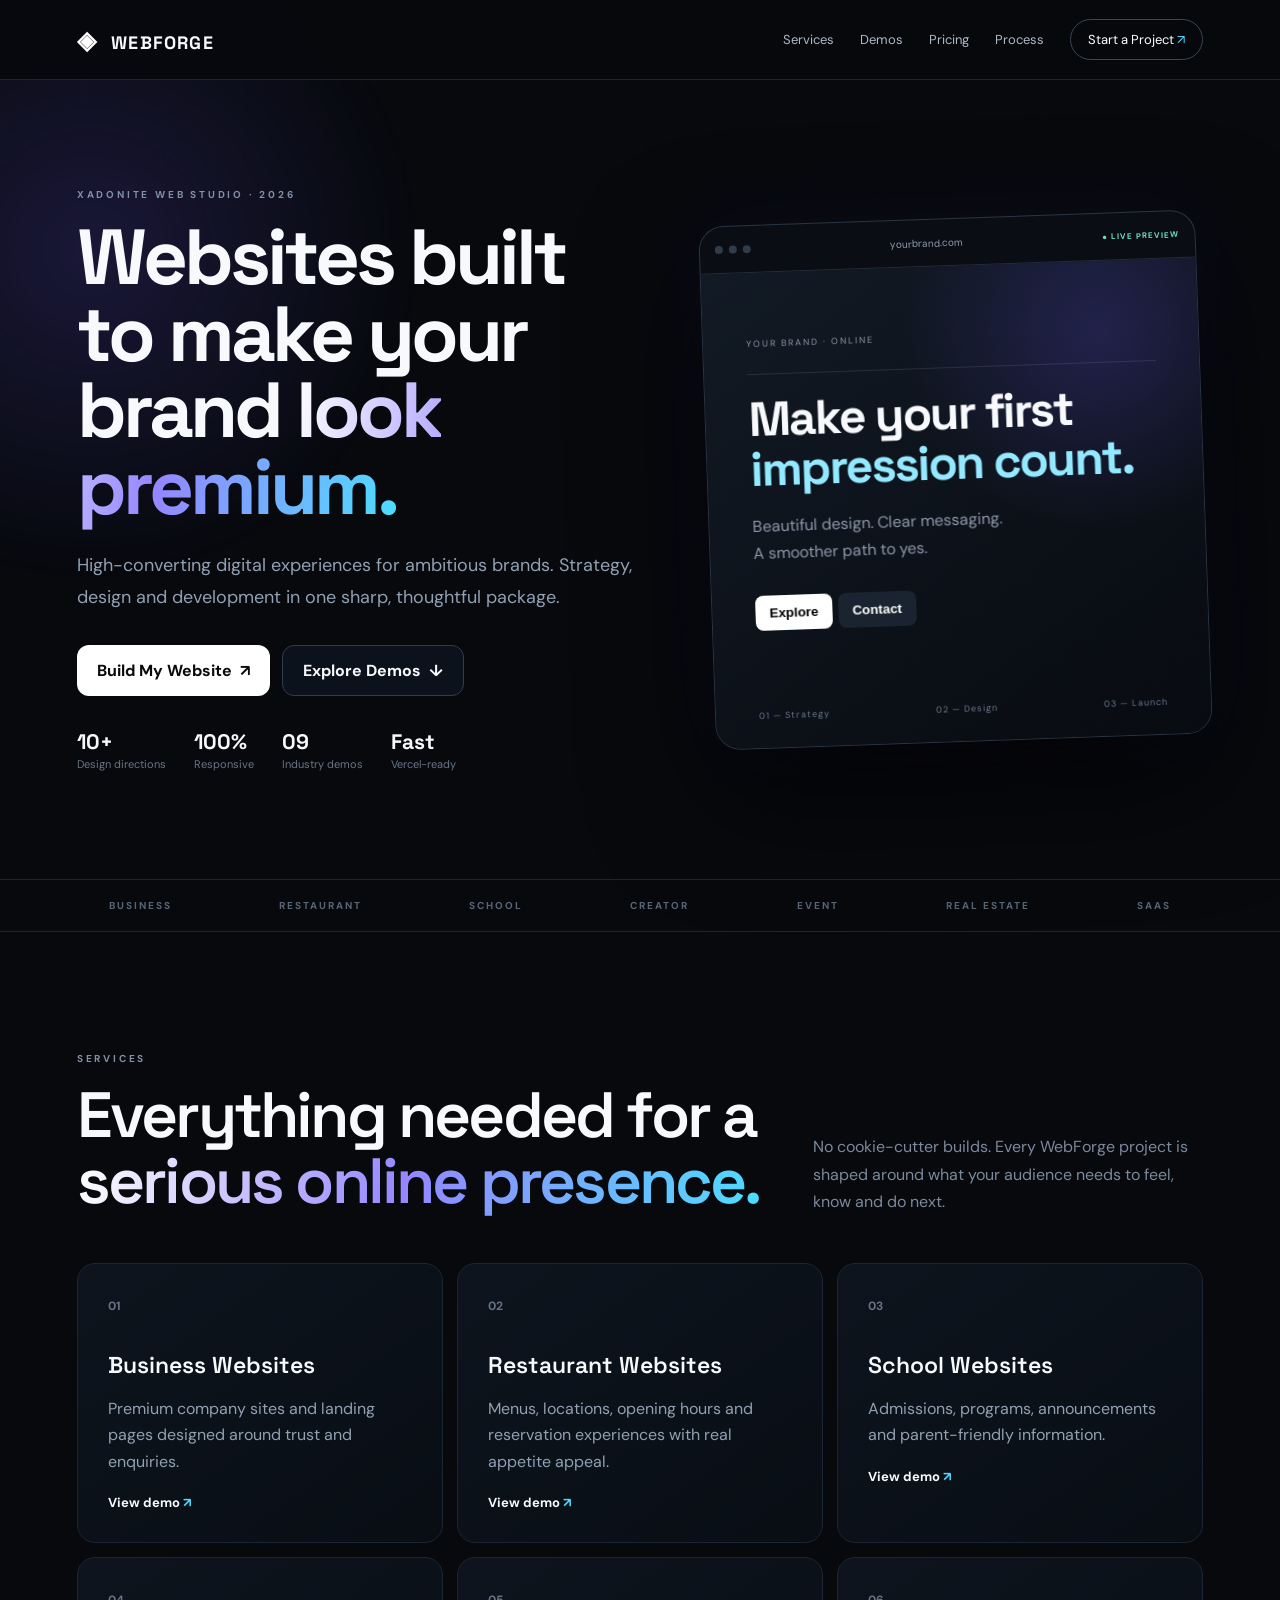
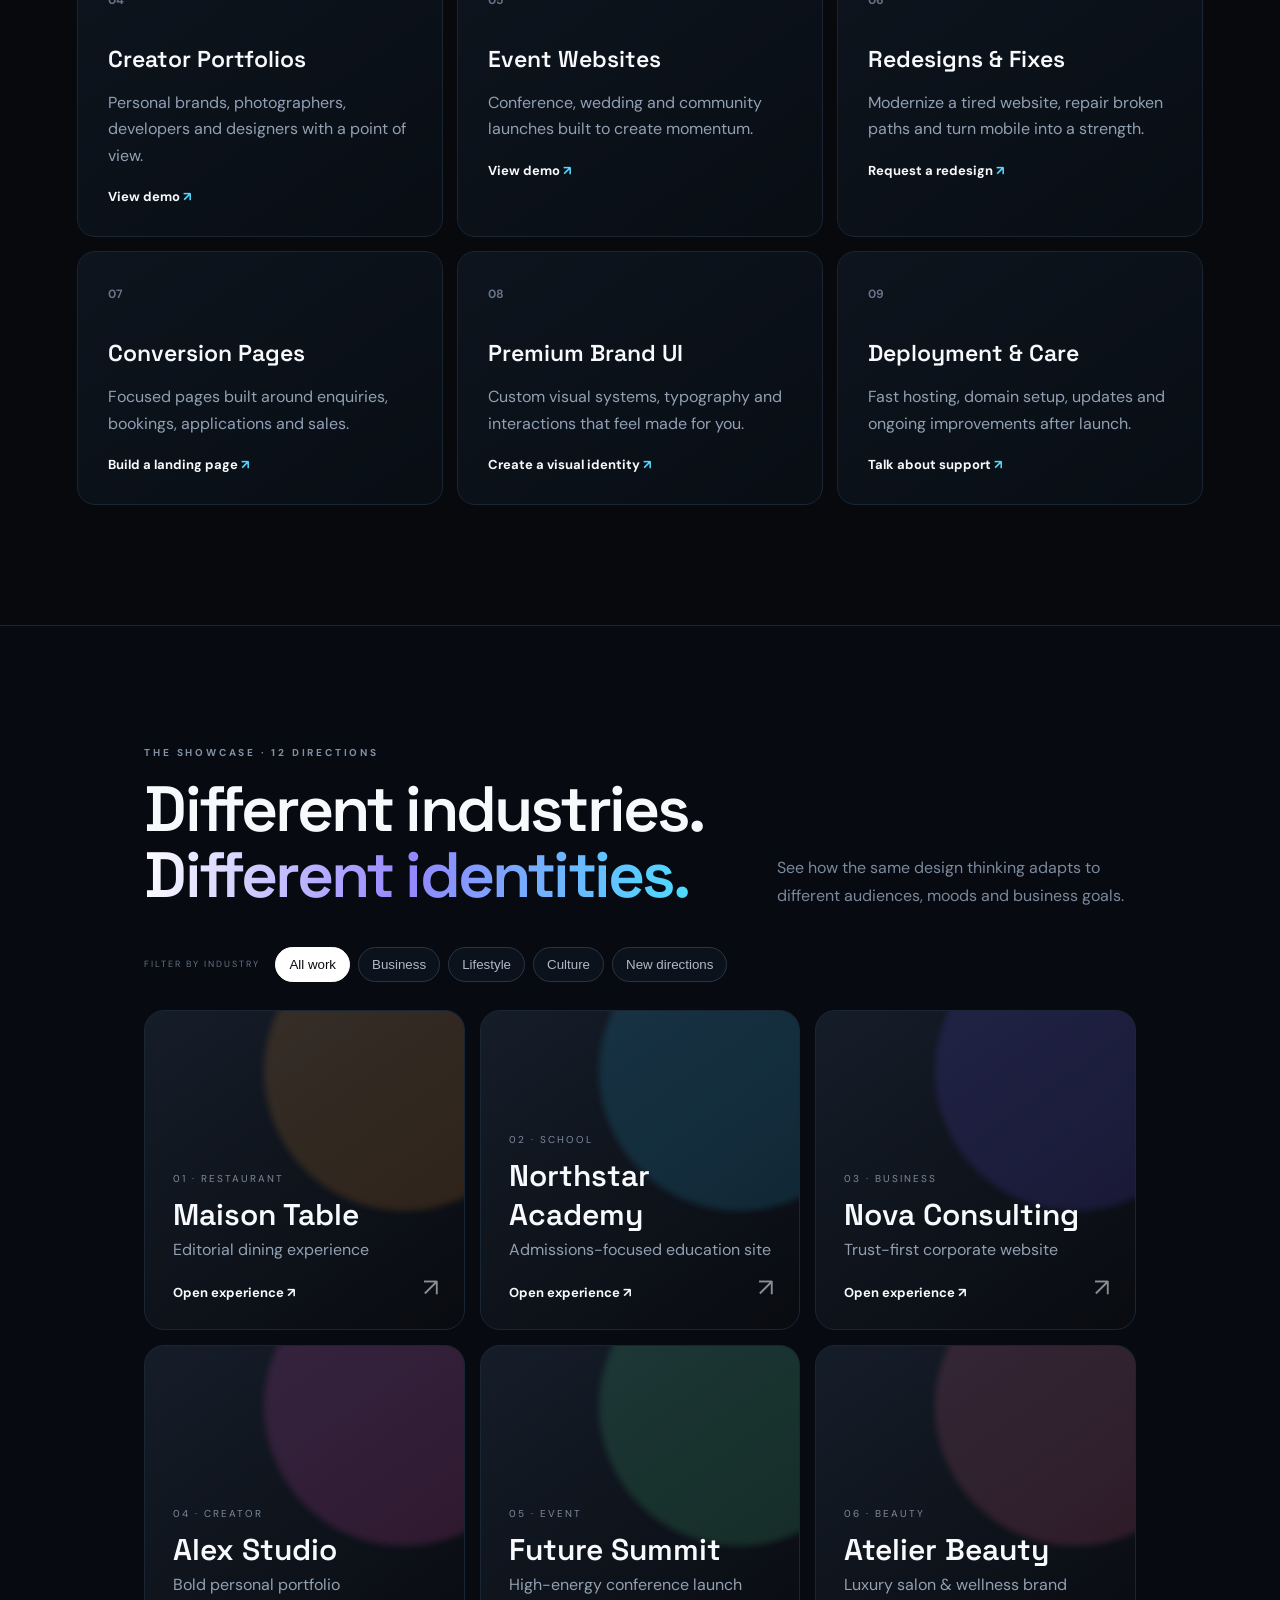
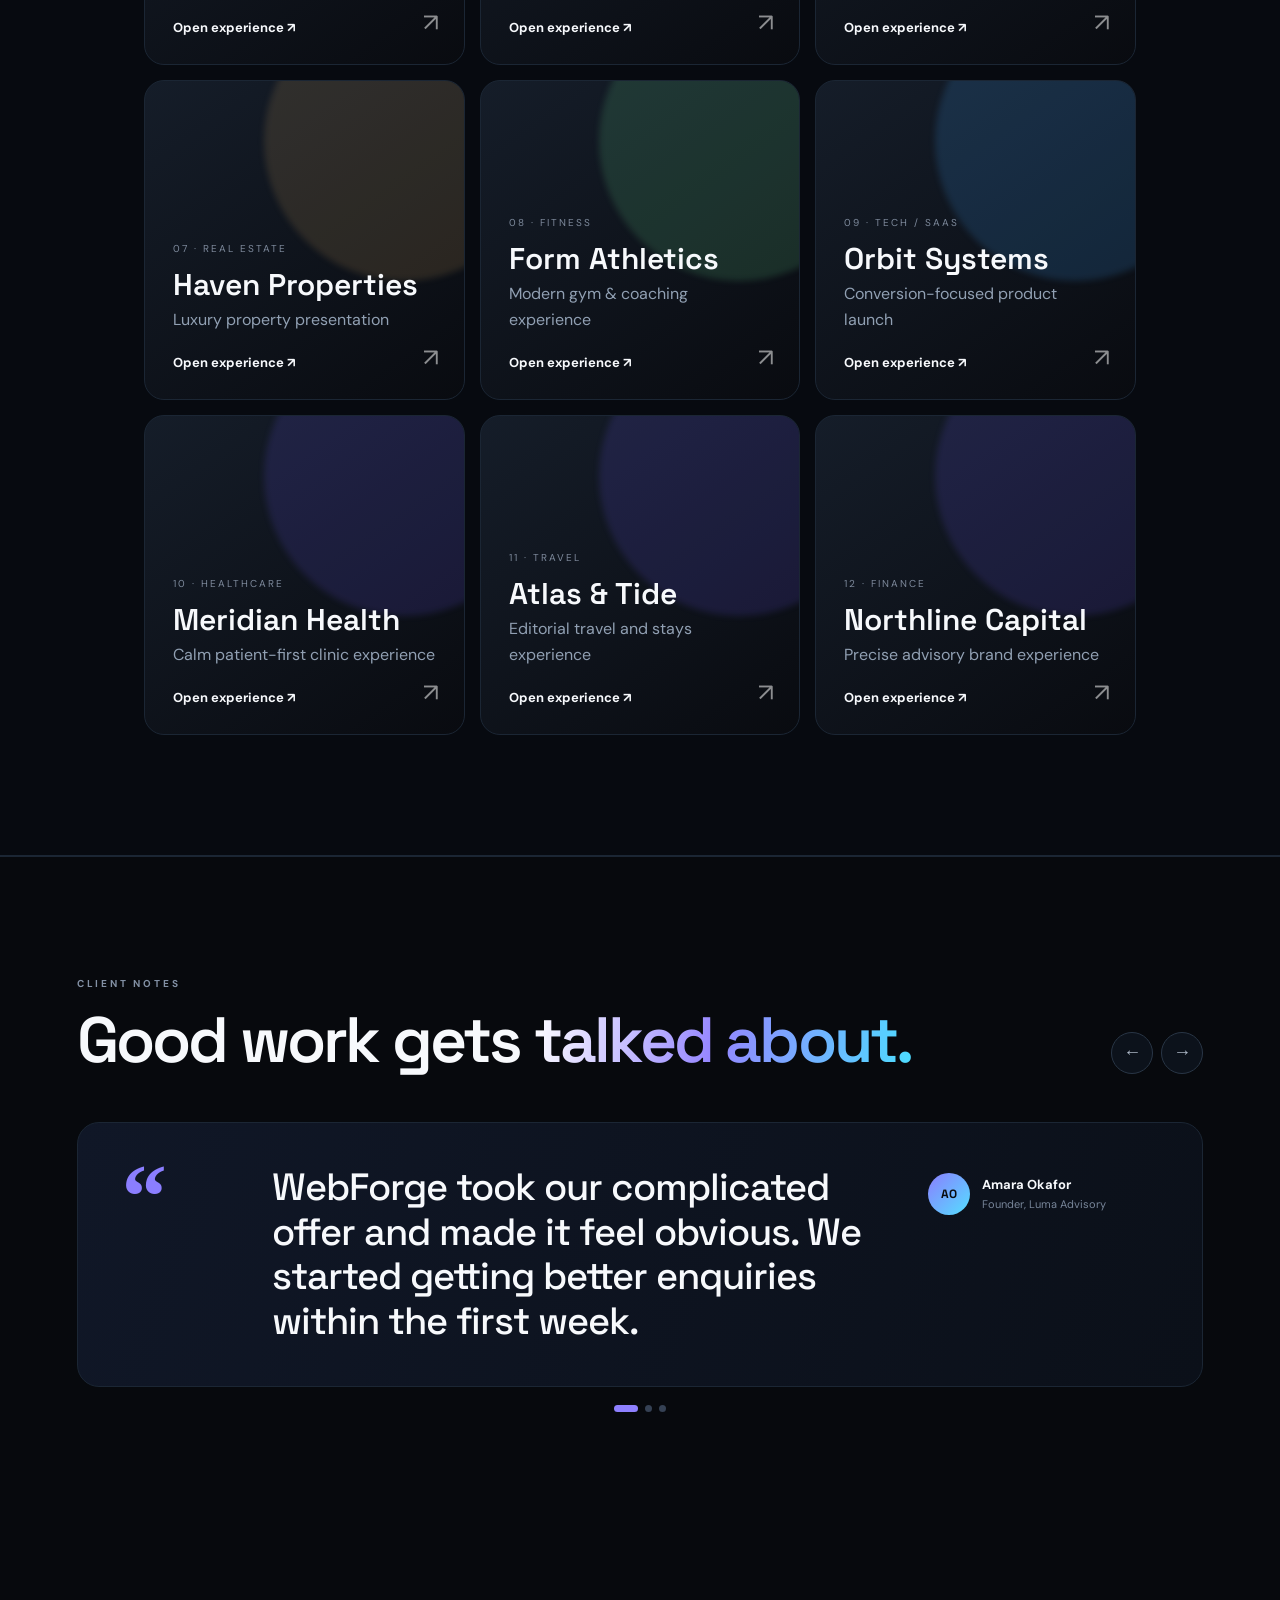
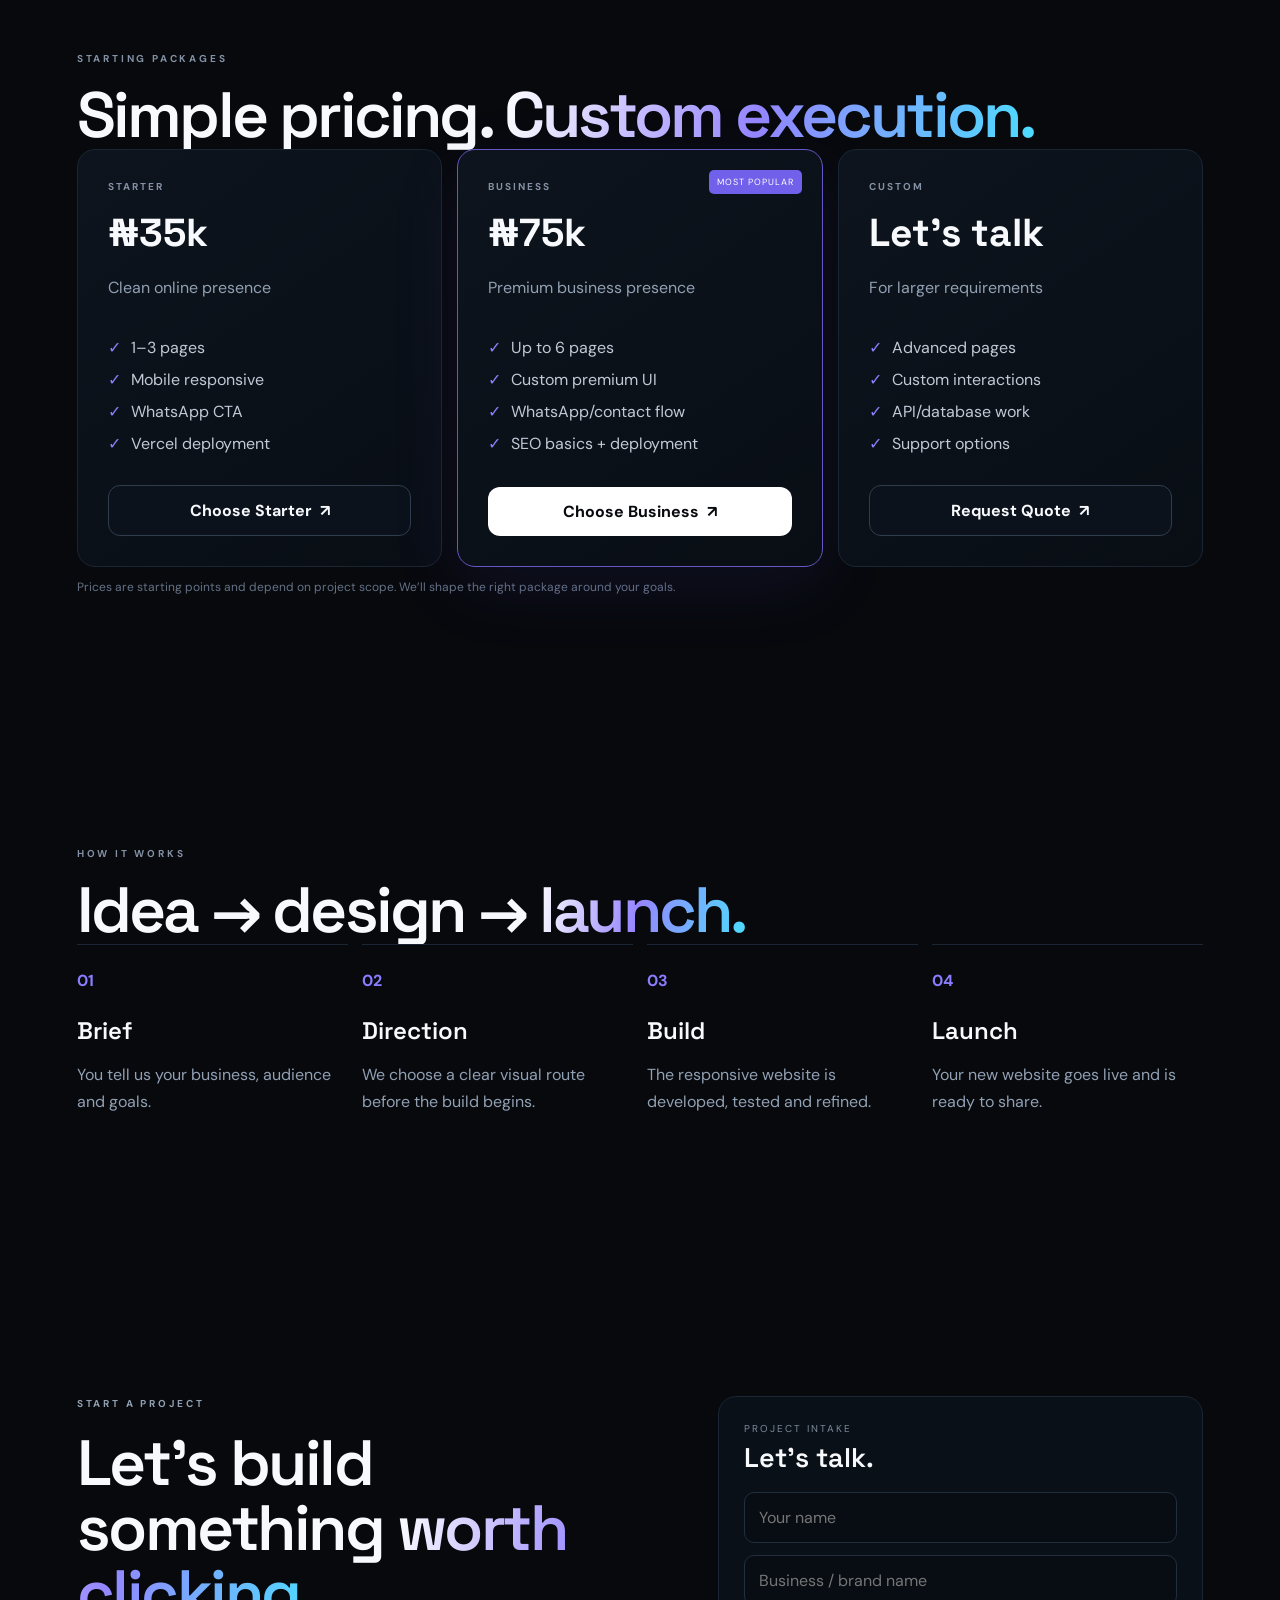
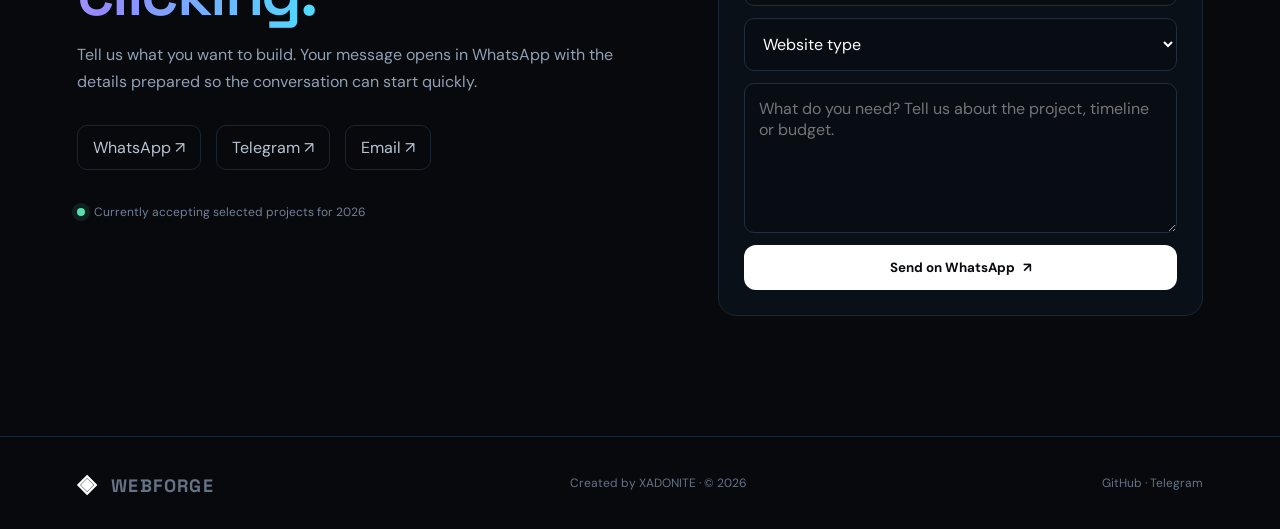
<file: index.html>
<!doctype html>
<html lang="en">
<head>
<meta charset="utf-8"><meta name="viewport" content="width=device-width,initial-scale=1">
<meta name="description" content="WebForge by XADONITE — premium websites for businesses, restaurants, schools, creators and events.">
<meta name="theme-color" content="#07090d"><title>WebForge — Premium Web Design Studio</title>
<link rel="preconnect" href="https://fonts.googleapis.com"><link rel="preconnect" href="https://fonts.gstatic.com" crossorigin>
<link href="https://fonts.googleapis.com/css2?family=DM+Sans:wght@400;500;600;700&family=Space+Grotesk:wght@500;600;700&display=swap" rel="stylesheet">
<link rel="stylesheet" href="style.css">
</head>
<body>
<header class="nav"><a class="brand" href="/"><b>◈</b> WEBFORGE</a><button class="menu" aria-label="Toggle menu">☰</button><nav><a href="#services">Services</a><a href="#demos">Demos</a><a href="#pricing">Pricing</a><a href="#process">Process</a><a href="#contact" class="pill">Start a Project <span>↗</span></a></nav></header>
<main>
<section class="hero"><div class="orb"></div><div class="heroCopy"><p class="eyebrow">XADONITE WEB STUDIO · 2026</p><h1>Websites built to make your brand <span>look premium.</span></h1><p class="lead">High-converting digital experiences for ambitious brands. Strategy, design and development in one sharp, thoughtful package.</p><div class="actions"><a class="btn primary" href="#contact">Build My Website <span>↗</span></a><a class="btn" href="#demos">Explore Demos <span>↓</span></a></div><div class="proof"><span><b>10+</b><small>Design directions</small></span><span><b>100%</b><small>Responsive</small></span><span><b>09</b><small>Industry demos</small></span><span><b>Fast</b><small>Vercel-ready</small></span></div></div><div class="device" aria-label="Website preview"><div class="bar"><i></i><i></i><i></i><span>yourbrand.com</span><b>● LIVE PREVIEW</b></div><div class="screen"><small>YOUR BRAND · ONLINE</small><div class="screenLine"></div><h2>Make your first<br><em>impression count.</em></h2><p>Beautiful design. Clear messaging. A smoother path to yes.</p><div><button>Explore</button><button>Contact</button></div><div class="screenFoot"><span>01 — Strategy</span><span>02 — Design</span><span>03 — Launch</span></div></div></div></section>
<div class="marquee"><span>BUSINESS</span><span>RESTAURANT</span><span>SCHOOL</span><span>CREATOR</span><span>EVENT</span><span>REAL ESTATE</span><span>SAAS</span></div>
<section id="services" class="section"><div class="sectionHead"><div><p class="eyebrow">SERVICES</p><h2>Everything needed for a <span>serious online presence.</span></h2></div><p class="sectionNote">No cookie-cutter builds. Every WebForge project is shaped around what your audience needs to feel, know and do next.</p></div><div class="grid3"><article><b>01</b><h3>Business Websites</h3><p>Premium company sites and landing pages designed around trust and enquiries.</p><a href="/demos/businessdesign.html">View demo <span>↗</span></a></article><article><b>02</b><h3>Restaurant Websites</h3><p>Menus, locations, opening hours and reservation experiences with real appetite appeal.</p><a href="/demos/restaurantdesign.html">View demo <span>↗</span></a></article><article><b>03</b><h3>School Websites</h3><p>Admissions, programs, announcements and parent-friendly information.</p><a href="/demos/schooldesign.html">View demo <span>↗</span></a></article><article><b>04</b><h3>Creator Portfolios</h3><p>Personal brands, photographers, developers and designers with a point of view.</p><a href="/demos/creatordesign.html">View demo <span>↗</span></a></article><article><b>05</b><h3>Event Websites</h3><p>Conference, wedding and community launches built to create momentum.</p><a href="/demos/eventdesign.html">View demo <span>↗</span></a></article><article><b>06</b><h3>Redesigns & Fixes</h3><p>Modernize a tired website, repair broken paths and turn mobile into a strength.</p><a href="#contact">Request a redesign <span>↗</span></a></article><article><b>07</b><h3>Conversion Pages</h3><p>Focused pages built around enquiries, bookings, applications and sales.</p><a href="#contact">Build a landing page <span>↗</span></a></article><article><b>08</b><h3>Premium Brand UI</h3><p>Custom visual systems, typography and interactions that feel made for you.</p><a href="#contact">Create a visual identity <span>↗</span></a></article><article><b>09</b><h3>Deployment & Care</h3><p>Fast hosting, domain setup, updates and ongoing improvements after launch.</p><a href="#contact">Talk about support <span>↗</span></a></article></div></section>
<section id="demos" class="section dark showcase"><p class="eyebrow">THE SHOWCASE · 12 DIRECTIONS</p><div class="sectionHead"><h2>Different industries. <span>Different identities.</span></h2><p class="sectionNote">See how the same design thinking adapts to different audiences, moods and business goals.</p></div><div class="filterBar" role="group" aria-label="Filter portfolio demos"><span class="filterLabel">FILTER BY INDUSTRY</span><button class="filterBtn active" data-filter="all">All work</button><button class="filterBtn" data-filter="business">Business</button><button class="filterBtn" data-filter="lifestyle">Lifestyle</button><button class="filterBtn" data-filter="culture">Culture</button><button class="filterBtn" data-filter="new">New directions</button></div><div class="demoGrid"><a class="demo restaurant" data-category="lifestyle" href="/demos/restaurantdesign.html"><small>01 · RESTAURANT</small><h3>Maison Table</h3><p>Editorial dining experience</p><strong>Open experience ↗</strong></a><a class="demo school" data-category="culture" href="/demos/schooldesign.html"><small>02 · SCHOOL</small><h3>Northstar Academy</h3><p>Admissions-focused education site</p><strong>Open experience ↗</strong></a><a class="demo business" data-category="business" href="/demos/businessdesign.html"><small>03 · BUSINESS</small><h3>Nova Consulting</h3><p>Trust-first corporate website</p><strong>Open experience ↗</strong></a><a class="demo creator" data-category="lifestyle" href="/demos/creatordesign.html"><small>04 · CREATOR</small><h3>Alex Studio</h3><p>Bold personal portfolio</p><strong>Open experience ↗</strong></a><a class="demo event" data-category="culture" href="/demos/eventdesign.html"><small>05 · EVENT</small><h3>Future Summit</h3><p>High-energy conference launch</p><strong>Open experience ↗</strong></a><a class="demo beauty" data-category="lifestyle" href="/demos/beautydesign.html"><small>06 · BEAUTY</small><h3>Atelier Beauty</h3><p>Luxury salon & wellness brand</p><strong>Open experience ↗</strong></a><a class="demo realestate" data-category="business" href="/demos/realestatedesign.html"><small>07 · REAL ESTATE</small><h3>Haven Properties</h3><p>Luxury property presentation</p><strong>Open experience ↗</strong></a><a class="demo fitness" data-category="lifestyle" href="/demos/fitnessdesign.html"><small>08 · FITNESS</small><h3>Form Athletics</h3><p>Modern gym & coaching experience</p><strong>Open experience ↗</strong></a><a class="demo tech" data-category="business" href="/demos/techdesign.html"><small>09 · TECH / SAAS</small><h3>Orbit Systems</h3><p>Conversion-focused product launch</p><strong>Open experience ↗</strong></a><a class="demo healthcare" data-category="new" href="/demos/healthcaredesign.html"><small>10 · HEALTHCARE</small><h3>Meridian Health</h3><p>Calm patient-first clinic experience</p><strong>Open experience ↗</strong></a><a class="demo travel" data-category="new" href="/demos/travel.html"><small>11 · TRAVEL</small><h3>Atlas & Tide</h3><p>Editorial travel and stays experience</p><strong>Open experience ↗</strong></a><a class="demo finance" data-category="new" href="/demos/financedesign.html"><small>12 · FINANCE</small><h3>Northline Capital</h3><p>Precise advisory brand experience</p><strong>Open experience ↗</strong></a></div></section>
<section class="section testimonials" aria-labelledby="testimonial-title"><div class="sectionHead"><div><p class="eyebrow">CLIENT NOTES</p><h2 id="testimonial-title">Good work gets <span>talked about.</span></h2></div><div class="sliderControls"><button class="sliderBtn" id="testimonialPrev" aria-label="Previous testimonial">←</button><button class="sliderBtn" id="testimonialNext" aria-label="Next testimonial">→</button></div></div><div class="testimonialViewport"><div class="testimonialTrack" id="testimonialTrack"><article class="testimonial"><div class="quoteMark">“</div><blockquote>WebForge took our complicated offer and made it feel obvious. We started getting better enquiries within the first week.</blockquote><div class="person"><span class="avatar">AO</span><span><b>Amara Okafor</b><small>Founder, Luma Advisory</small></span></div></article><article class="testimonial"><div class="quoteMark">“</div><blockquote>The new site finally feels like the quality of the experience we deliver in person. It is clear, warm and very easy to book.</blockquote><div class="person"><span class="avatar">DK</span><span><b>Daniel Kalu</b><small>Director, Maison Table</small></span></div></article><article class="testimonial"><div class="quoteMark">“</div><blockquote>What stood out was the thinking. Every section had a purpose, and the result gave our team confidence to share the brand.</blockquote><div class="person"><span class="avatar">MS</span><span><b>Maya Singh</b><small>Creative Lead, Northstar</small></span></div></article></div></div><div class="sliderDots" id="sliderDots" aria-label="Testimonial slides"><button class="dot active" aria-label="Show testimonial 1"></button><button class="dot" aria-label="Show testimonial 2"></button><button class="dot" aria-label="Show testimonial 3"></button></div></section>
<section id="pricing" class="section"><p class="eyebrow">STARTING PACKAGES</p><h2>Simple pricing. <span>Custom execution.</span></h2><div class="prices"><article><small>STARTER</small><h3>₦35k</h3><p>Clean online presence</p><ul><li>1–3 pages</li><li>Mobile responsive</li><li>WhatsApp CTA</li><li>Vercel deployment</li></ul><a class="btn" href="#contact">Choose Starter <span>↗</span></a></article><article class="featured"><div class="badge">MOST POPULAR</div><small>BUSINESS</small><h3>₦75k</h3><p>Premium business presence</p><ul><li>Up to 6 pages</li><li>Custom premium UI</li><li>WhatsApp/contact flow</li><li>SEO basics + deployment</li></ul><a class="btn primary" href="#contact">Choose Business <span>↗</span></a></article><article><small>CUSTOM</small><h3>Let's talk</h3><p>For larger requirements</p><ul><li>Advanced pages</li><li>Custom interactions</li><li>API/database work</li><li>Support options</li></ul><a class="btn" href="#contact">Request Quote <span>↗</span></a></article></div><p class="fine">Prices are starting points and depend on project scope. We’ll shape the right package around your goals.</p></section>
<section id="process" class="section process"><p class="eyebrow">HOW IT WORKS</p><h2>Idea → design → <span>launch.</span></h2><div class="steps"><div><b>01</b><h3>Brief</h3><p>You tell us your business, audience and goals.</p></div><div><b>02</b><h3>Direction</h3><p>We choose a clear visual route before the build begins.</p></div><div><b>03</b><h3>Build</h3><p>The responsive website is developed, tested and refined.</p></div><div><b>04</b><h3>Launch</h3><p>Your new website goes live and is ready to share.</p></div></div></section>
<section id="contact" class="contact"><div><p class="eyebrow">START A PROJECT</p><h2>Let's build something <span>worth clicking.</span></h2><p>Tell us what you want to build. Your message opens in WhatsApp with the details prepared so the conversation can start quickly.</p><div class="contactLinks"><a href="https://wa.me/2349123429926">WhatsApp ↗</a><a href="https://t.me/xadonite">Telegram ↗</a><a href="mailto:officialxadonai@gmail.com">Email ↗</a></div><div class="availability"><i></i><span>Currently accepting selected projects for 2026</span></div></div><form id="form"><div class="formTitle"><span>PROJECT INTAKE</span><b>Let’s talk.</b></div><input id="name" required placeholder="Your name"><input id="brandName" required placeholder="Business / brand name"><select id="type" required><option value="">Website type</option><option>Business</option><option>Restaurant</option><option>School</option><option>Creator / Portfolio</option><option>Event</option><option>Beauty / Luxury</option><option>Real Estate</option><option>Fitness / Gym</option><option>Tech / SaaS</option><option>Custom</option></select><textarea id="details" required placeholder="What do you need? Tell us about the project, timeline or budget."></textarea><button class="btn primary">Send on WhatsApp <span>↗</span></button></form></section>
</main><footer><a class="brand" href="/"><b>◈</b> WEBFORGE</a><span>Created by XADONITE · © 2026</span><span><a href="https://github.com/musteqeem">GitHub</a> · <a href="https://t.me/xadonite">Telegram</a></span></footer><script src="script.js"></script>
</body></html>
</file>
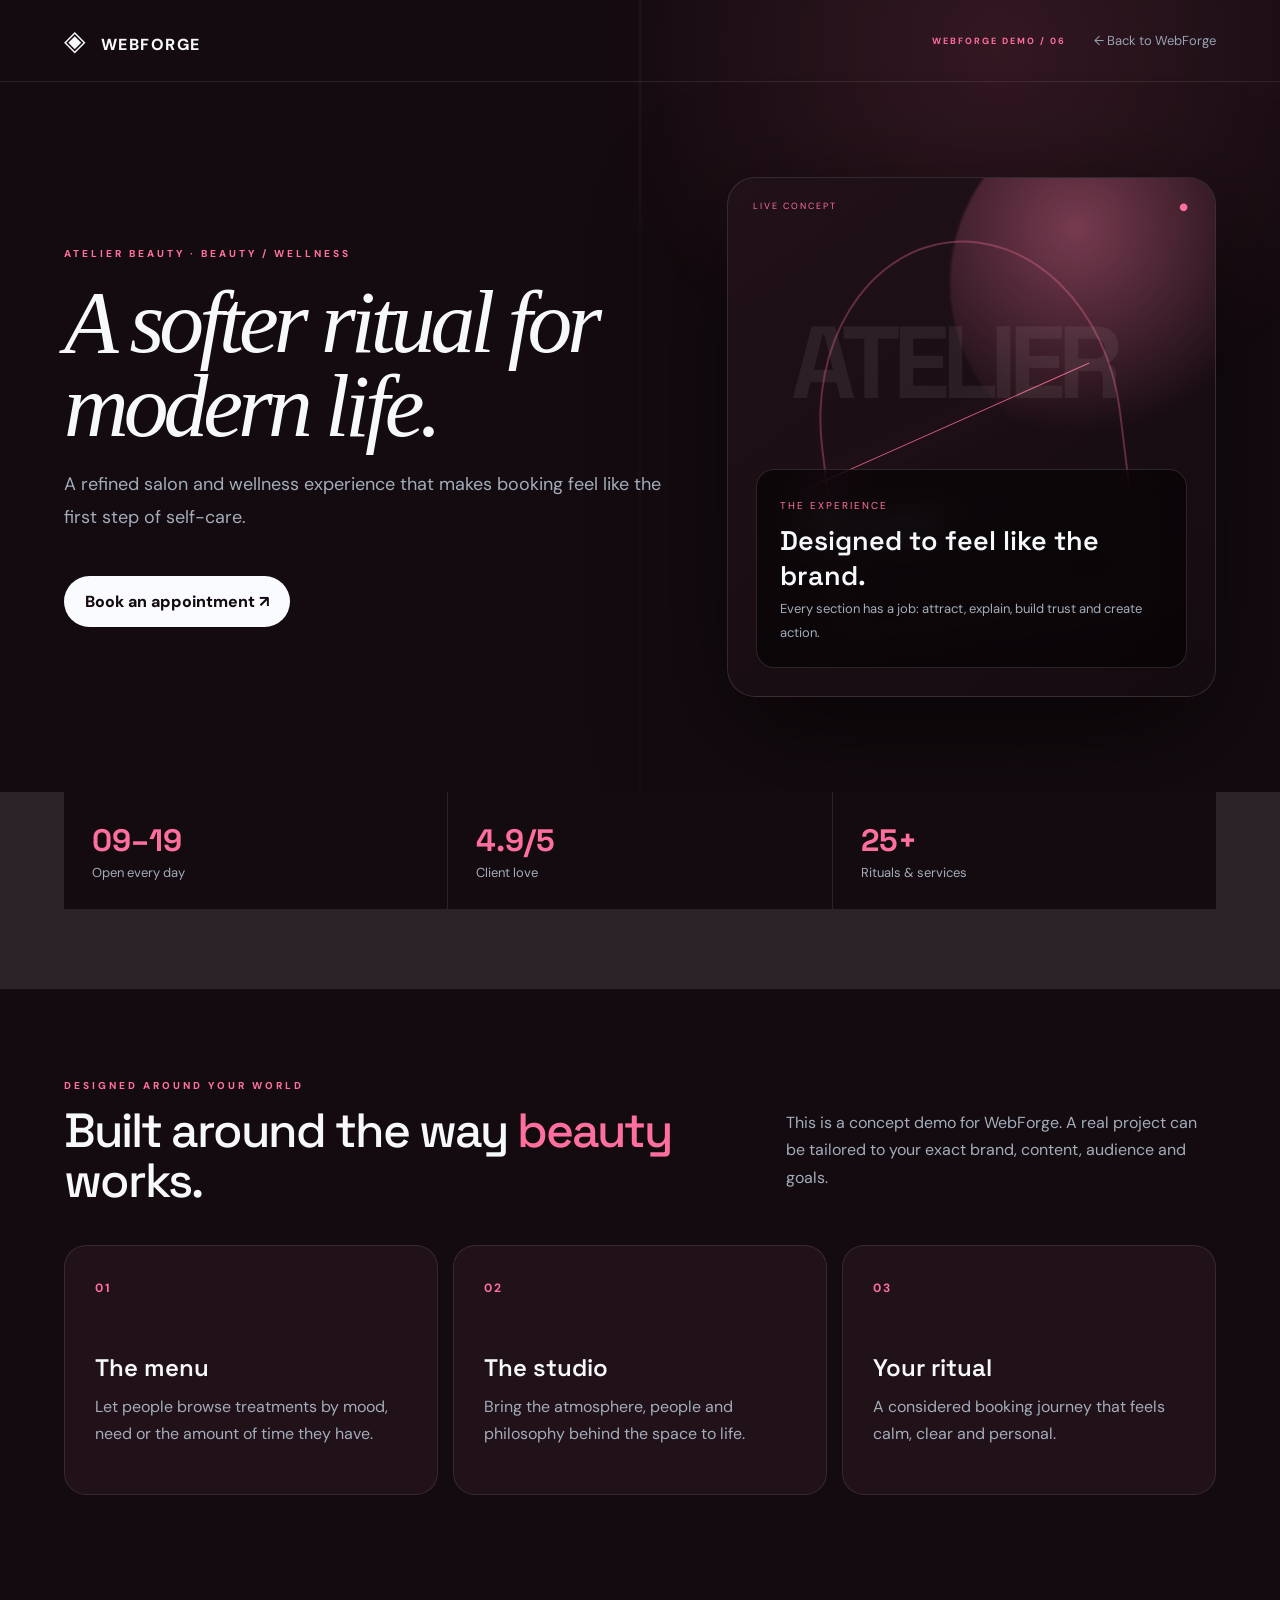
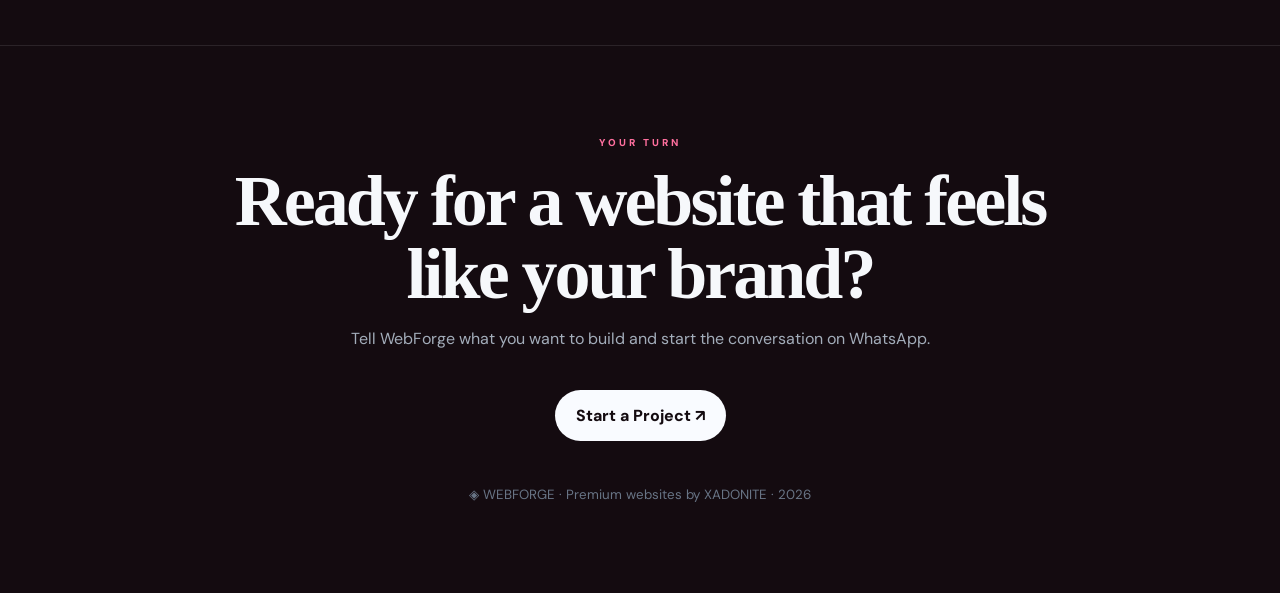
<file: demos/beautydesign.html>
<!doctype html><html lang="en"><head><meta charset="utf-8"><meta name="viewport" content="width=device-width,initial-scale=1"><meta name="description" content="Atelier Beauty — A refined salon and wellness experience that makes booking feel like the first step of self-care."><meta name="theme-color" content="#140b10"><title>Atelier Beauty — WebForge Demo</title><link rel="preconnect" href="https://fonts.googleapis.com"><link rel="preconnect" href="https://fonts.gstatic.com" crossorigin><link href="https://fonts.googleapis.com/css2?family=DM+Sans:wght@400;500;600;700&family=Space+Grotesk:wght@500;600;700&display=swap" rel="stylesheet"><link rel="stylesheet" href="demo.css"></head><body class="beauty" style="--accent:#ff6f9e;--bg:#140b10;--panel:#211119"><div class="page"><header class="nav"><a class="brand" href="../"><b>◈</b> WEBFORGE</a><div class="navRight"><span class="demoLabel">WEBFORGE DEMO / 06</span><a class="back" href="../">← Back to WebForge</a></div></header><main><section class="hero"><div class="heroCopy"><div class="tag">ATELIER BEAUTY · BEAUTY / WELLNESS</div><h1>A softer ritual for modern life.</h1><p>A refined salon and wellness experience that makes booking feel like the first step of self-care.</p><a class="cta" href="https://wa.me/2349123429926?text=Hello%20WebForge%2C%20I%20want%20a%20Beauty%20wellness%20website.">Book an appointment ↗</a></div><div class="visual"><div class="visualTop"><span>LIVE CONCEPT</span><b>●</b></div><div class="art art-beauty"><span class="artIndex">ATELIER</span><span class="artCircle"></span><span class="artLine"></span><span class="artCaption">A distinct visual direction<br>for a distinct audience.</span></div><div class="mini"><span>THE EXPERIENCE</span><h3>Designed to feel like the brand.</h3><p>Every section has a job: attract, explain, build trust and create action.</p></div></div></section><section class="stats"><div class="stat"><b>09–19</b><span>Open every day</span></div><div class="stat"><b>4.9/5</b><span>Client love</span></div><div class="stat"><b>25+</b><span>Rituals & services</span></div></section><section class="features"><div class="featuresHead"><div><div class="tag">DESIGNED AROUND YOUR WORLD</div><h2>Built around the way <em>beauty</em> works.</h2></div><p>This is a concept demo for WebForge. A real project can be tailored to your exact brand, content, audience and goals.</p></div><div class="cards"><article class="card"><b>01</b><h3>The menu</h3><p>Let people browse treatments by mood, need or the amount of time they have.</p></article><article class="card"><b>02</b><h3>The studio</h3><p>Bring the atmosphere, people and philosophy behind the space to life.</p></article><article class="card"><b>03</b><h3>Your ritual</h3><p>A considered booking journey that feels calm, clear and personal.</p></article></div></section><section class="footerCta"><div class="tag">YOUR TURN</div><h2>Ready for a website that feels like your brand?</h2><p>Tell WebForge what you want to build and start the conversation on WhatsApp.</p><a class="cta" href="https://wa.me/2349123429926?text=Hello%20WebForge%2C%20I%20want%20to%20start%20a%20project.">Start a Project ↗</a><small>◈ WEBFORGE · Premium websites by XADONITE · 2026</small></section></main></div></body></html>
</file>
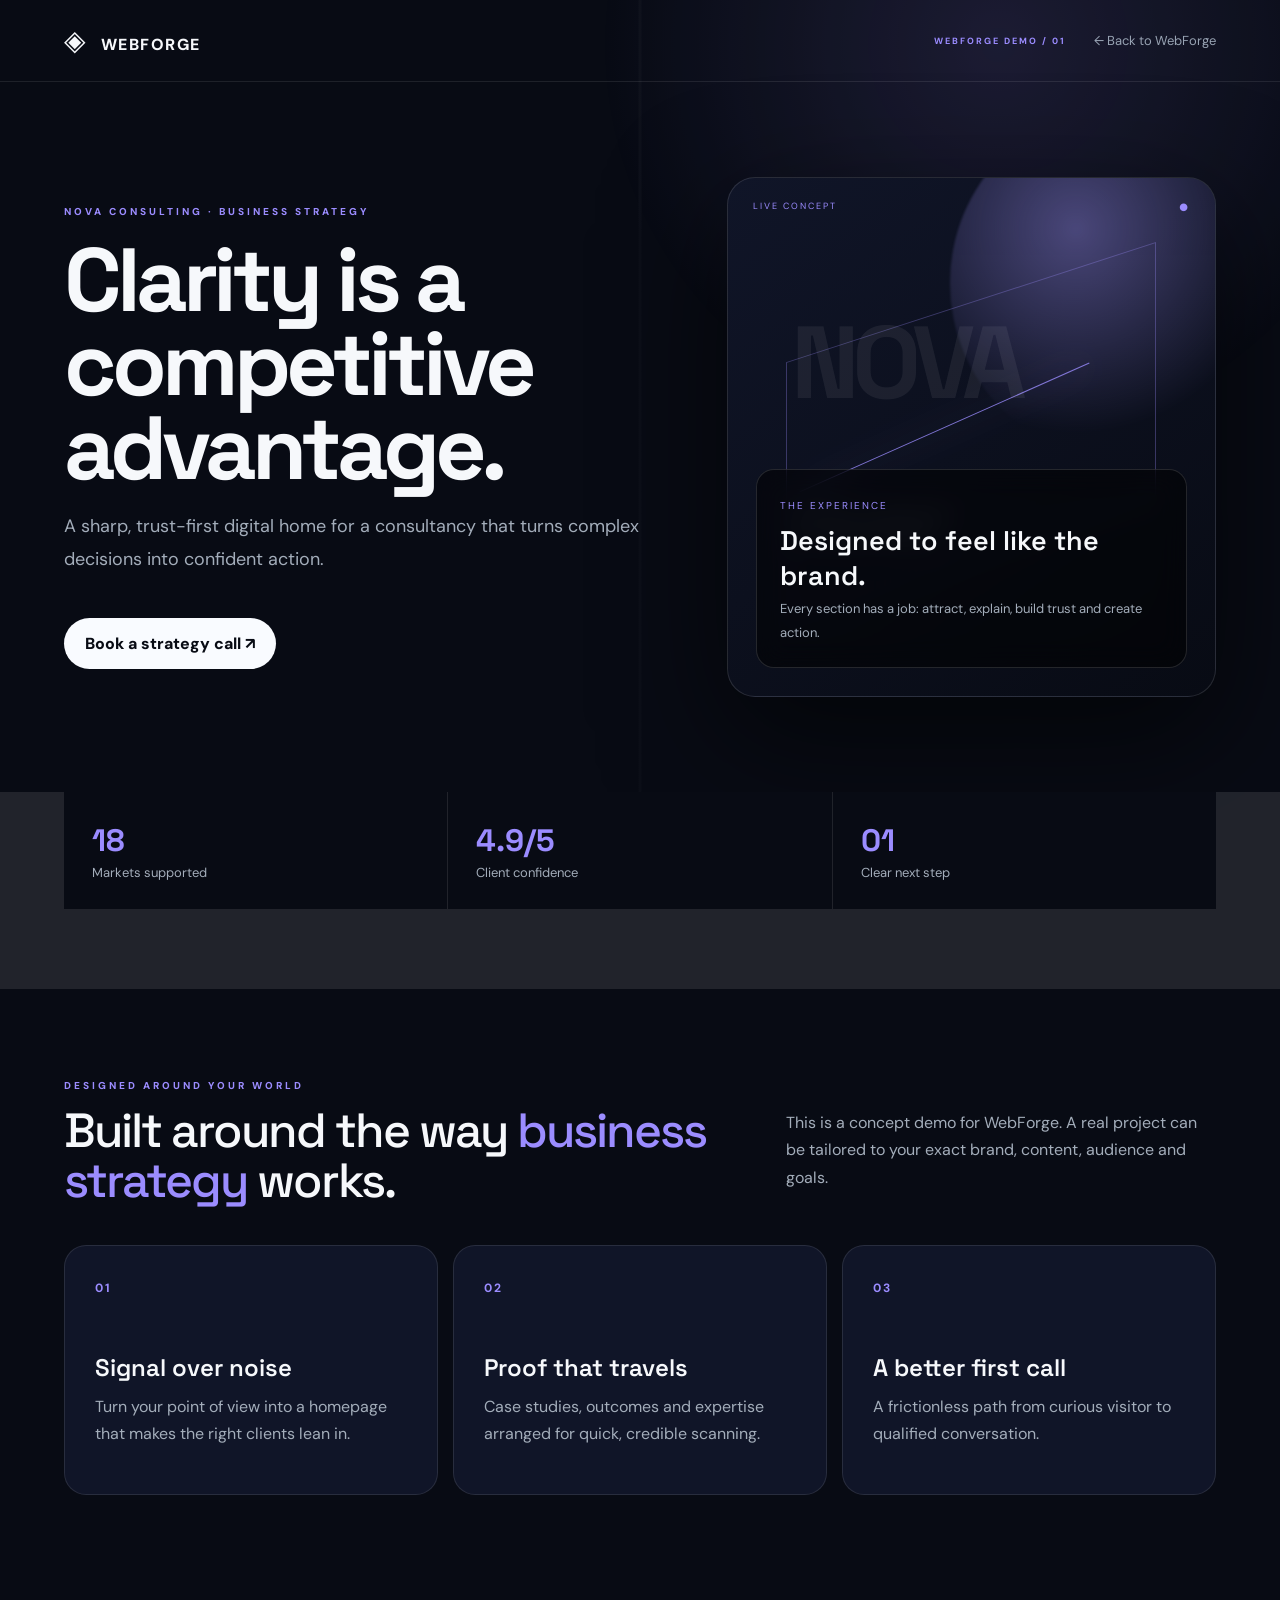
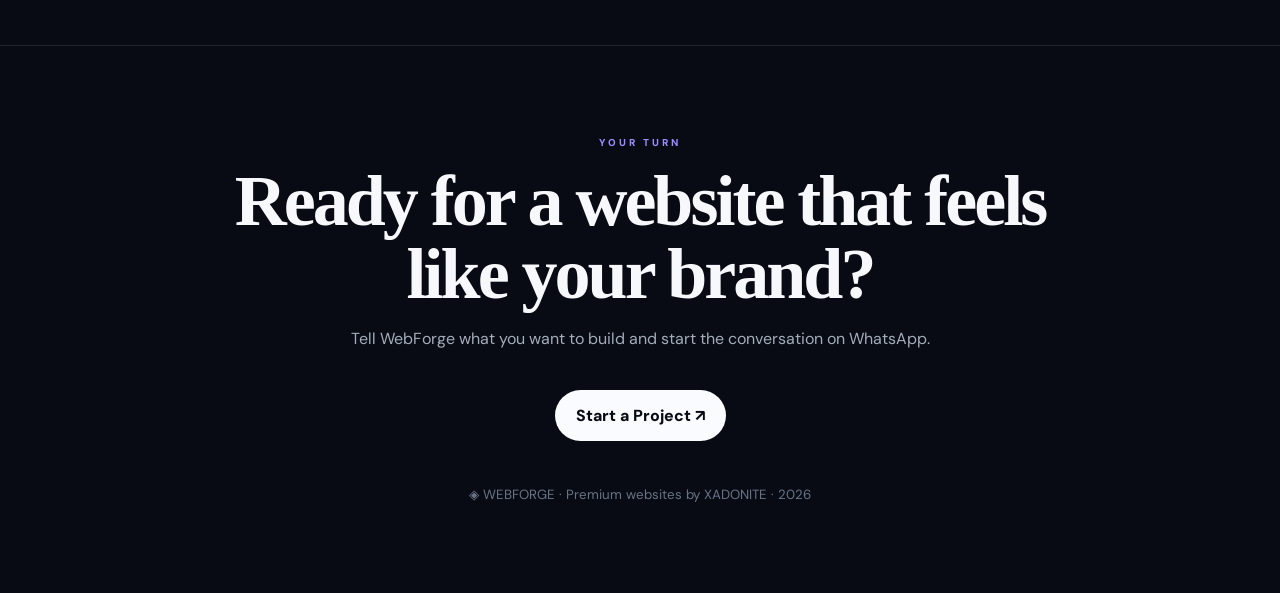
<file: demos/businessdesign.html>
<!doctype html><html lang="en"><head><meta charset="utf-8"><meta name="viewport" content="width=device-width,initial-scale=1"><meta name="description" content="Nova Consulting — A sharp, trust-first digital home for a consultancy that turns complex decisions into confident action."><meta name="theme-color" content="#080b14"><title>Nova Consulting — WebForge Demo</title><link rel="preconnect" href="https://fonts.googleapis.com"><link rel="preconnect" href="https://fonts.gstatic.com" crossorigin><link href="https://fonts.googleapis.com/css2?family=DM+Sans:wght@400;500;600;700&family=Space+Grotesk:wght@500;600;700&display=swap" rel="stylesheet"><link rel="stylesheet" href="demo.css"></head><body class="business" style="--accent:#9b8cff;--bg:#080b14;--panel:#101528"><div class="page"><header class="nav"><a class="brand" href="../"><b>◈</b> WEBFORGE</a><div class="navRight"><span class="demoLabel">WEBFORGE DEMO / 01</span><a class="back" href="../">← Back to WebForge</a></div></header><main><section class="hero"><div class="heroCopy"><div class="tag">NOVA CONSULTING · BUSINESS STRATEGY</div><h1>Clarity is a competitive advantage.</h1><p>A sharp, trust-first digital home for a consultancy that turns complex decisions into confident action.</p><a class="cta" href="https://wa.me/2349123429926?text=Hello%20WebForge%2C%20I%20want%20a%20Business%20strategy%20website.">Book a strategy call ↗</a></div><div class="visual"><div class="visualTop"><span>LIVE CONCEPT</span><b>●</b></div><div class="art art-business"><span class="artIndex">NOVA</span><span class="artCircle"></span><span class="artLine"></span><span class="artCaption">A distinct visual direction<br>for a distinct audience.</span></div><div class="mini"><span>THE EXPERIENCE</span><h3>Designed to feel like the brand.</h3><p>Every section has a job: attract, explain, build trust and create action.</p></div></div></section><section class="stats"><div class="stat"><b>18</b><span>Markets supported</span></div><div class="stat"><b>4.9/5</b><span>Client confidence</span></div><div class="stat"><b>01</b><span>Clear next step</span></div></section><section class="features"><div class="featuresHead"><div><div class="tag">DESIGNED AROUND YOUR WORLD</div><h2>Built around the way <em>business strategy</em> works.</h2></div><p>This is a concept demo for WebForge. A real project can be tailored to your exact brand, content, audience and goals.</p></div><div class="cards"><article class="card"><b>01</b><h3>Signal over noise</h3><p>Turn your point of view into a homepage that makes the right clients lean in.</p></article><article class="card"><b>02</b><h3>Proof that travels</h3><p>Case studies, outcomes and expertise arranged for quick, credible scanning.</p></article><article class="card"><b>03</b><h3>A better first call</h3><p>A frictionless path from curious visitor to qualified conversation.</p></article></div></section><section class="footerCta"><div class="tag">YOUR TURN</div><h2>Ready for a website that feels like your brand?</h2><p>Tell WebForge what you want to build and start the conversation on WhatsApp.</p><a class="cta" href="https://wa.me/2349123429926?text=Hello%20WebForge%2C%20I%20want%20to%20start%20a%20project.">Start a Project ↗</a><small>◈ WEBFORGE · Premium websites by XADONITE · 2026</small></section></main></div></body></html>
</file>
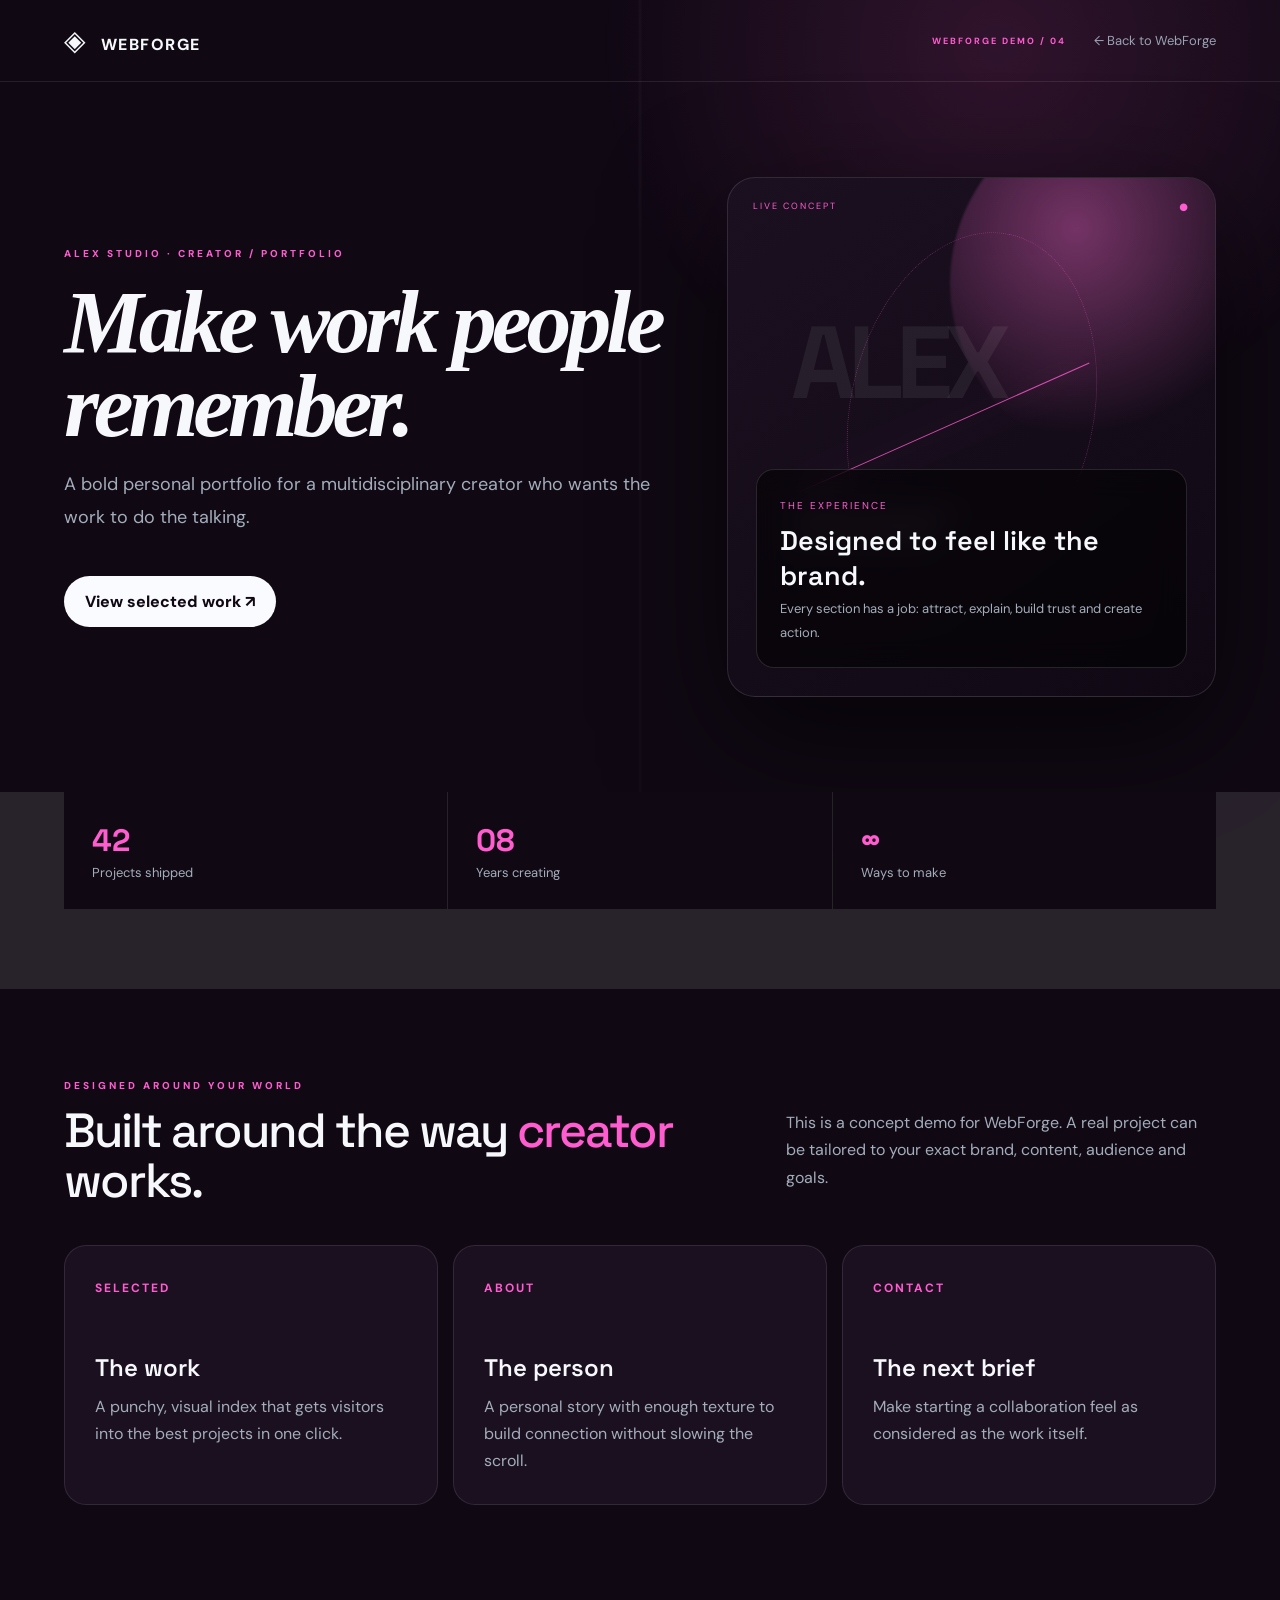
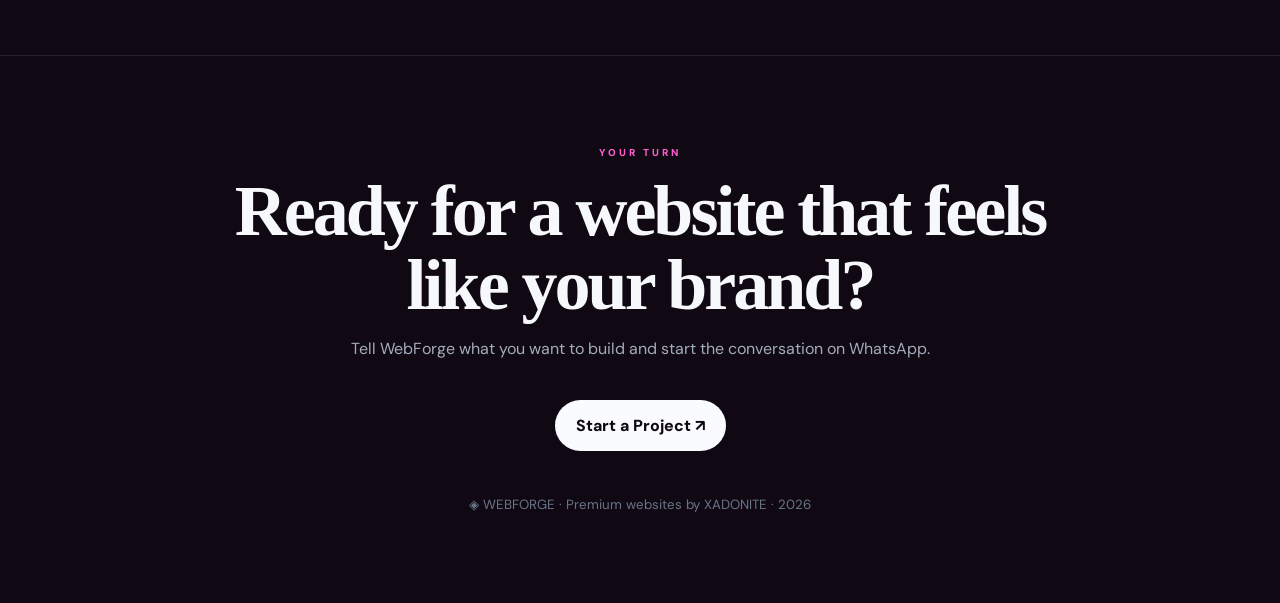
<file: demos/creatordesign.html>
<!doctype html><html lang="en"><head><meta charset="utf-8"><meta name="viewport" content="width=device-width,initial-scale=1"><meta name="description" content="Alex Studio — A bold personal portfolio for a multidisciplinary creator who wants the work to do the talking."><meta name="theme-color" content="#100914"><title>Alex Studio — WebForge Demo</title><link rel="preconnect" href="https://fonts.googleapis.com"><link rel="preconnect" href="https://fonts.gstatic.com" crossorigin><link href="https://fonts.googleapis.com/css2?family=DM+Sans:wght@400;500;600;700&family=Space+Grotesk:wght@500;600;700&display=swap" rel="stylesheet"><link rel="stylesheet" href="demo.css"></head><body class="creator" style="--accent:#ff5ccf;--bg:#100914;--panel:#1b1020"><div class="page"><header class="nav"><a class="brand" href="../"><b>◈</b> WEBFORGE</a><div class="navRight"><span class="demoLabel">WEBFORGE DEMO / 04</span><a class="back" href="../">← Back to WebForge</a></div></header><main><section class="hero"><div class="heroCopy"><div class="tag">ALEX STUDIO · CREATOR / PORTFOLIO</div><h1>Make work people remember.</h1><p>A bold personal portfolio for a multidisciplinary creator who wants the work to do the talking.</p><a class="cta" href="https://wa.me/2349123429926?text=Hello%20WebForge%2C%20I%20want%20a%20Creator%20portfolio%20website.">View selected work ↗</a></div><div class="visual"><div class="visualTop"><span>LIVE CONCEPT</span><b>●</b></div><div class="art art-creator"><span class="artIndex">ALEX</span><span class="artCircle"></span><span class="artLine"></span><span class="artCaption">A distinct visual direction<br>for a distinct audience.</span></div><div class="mini"><span>THE EXPERIENCE</span><h3>Designed to feel like the brand.</h3><p>Every section has a job: attract, explain, build trust and create action.</p></div></div></section><section class="stats"><div class="stat"><b>42</b><span>Projects shipped</span></div><div class="stat"><b>08</b><span>Years creating</span></div><div class="stat"><b>∞</b><span>Ways to make</span></div></section><section class="features"><div class="featuresHead"><div><div class="tag">DESIGNED AROUND YOUR WORLD</div><h2>Built around the way <em>creator</em> works.</h2></div><p>This is a concept demo for WebForge. A real project can be tailored to your exact brand, content, audience and goals.</p></div><div class="cards"><article class="card"><b>SELECTED</b><h3>The work</h3><p>A punchy, visual index that gets visitors into the best projects in one click.</p></article><article class="card"><b>ABOUT</b><h3>The person</h3><p>A personal story with enough texture to build connection without slowing the scroll.</p></article><article class="card"><b>CONTACT</b><h3>The next brief</h3><p>Make starting a collaboration feel as considered as the work itself.</p></article></div></section><section class="footerCta"><div class="tag">YOUR TURN</div><h2>Ready for a website that feels like your brand?</h2><p>Tell WebForge what you want to build and start the conversation on WhatsApp.</p><a class="cta" href="https://wa.me/2349123429926?text=Hello%20WebForge%2C%20I%20want%20to%20start%20a%20project.">Start a Project ↗</a><small>◈ WEBFORGE · Premium websites by XADONITE · 2026</small></section></main></div></body></html>
</file>
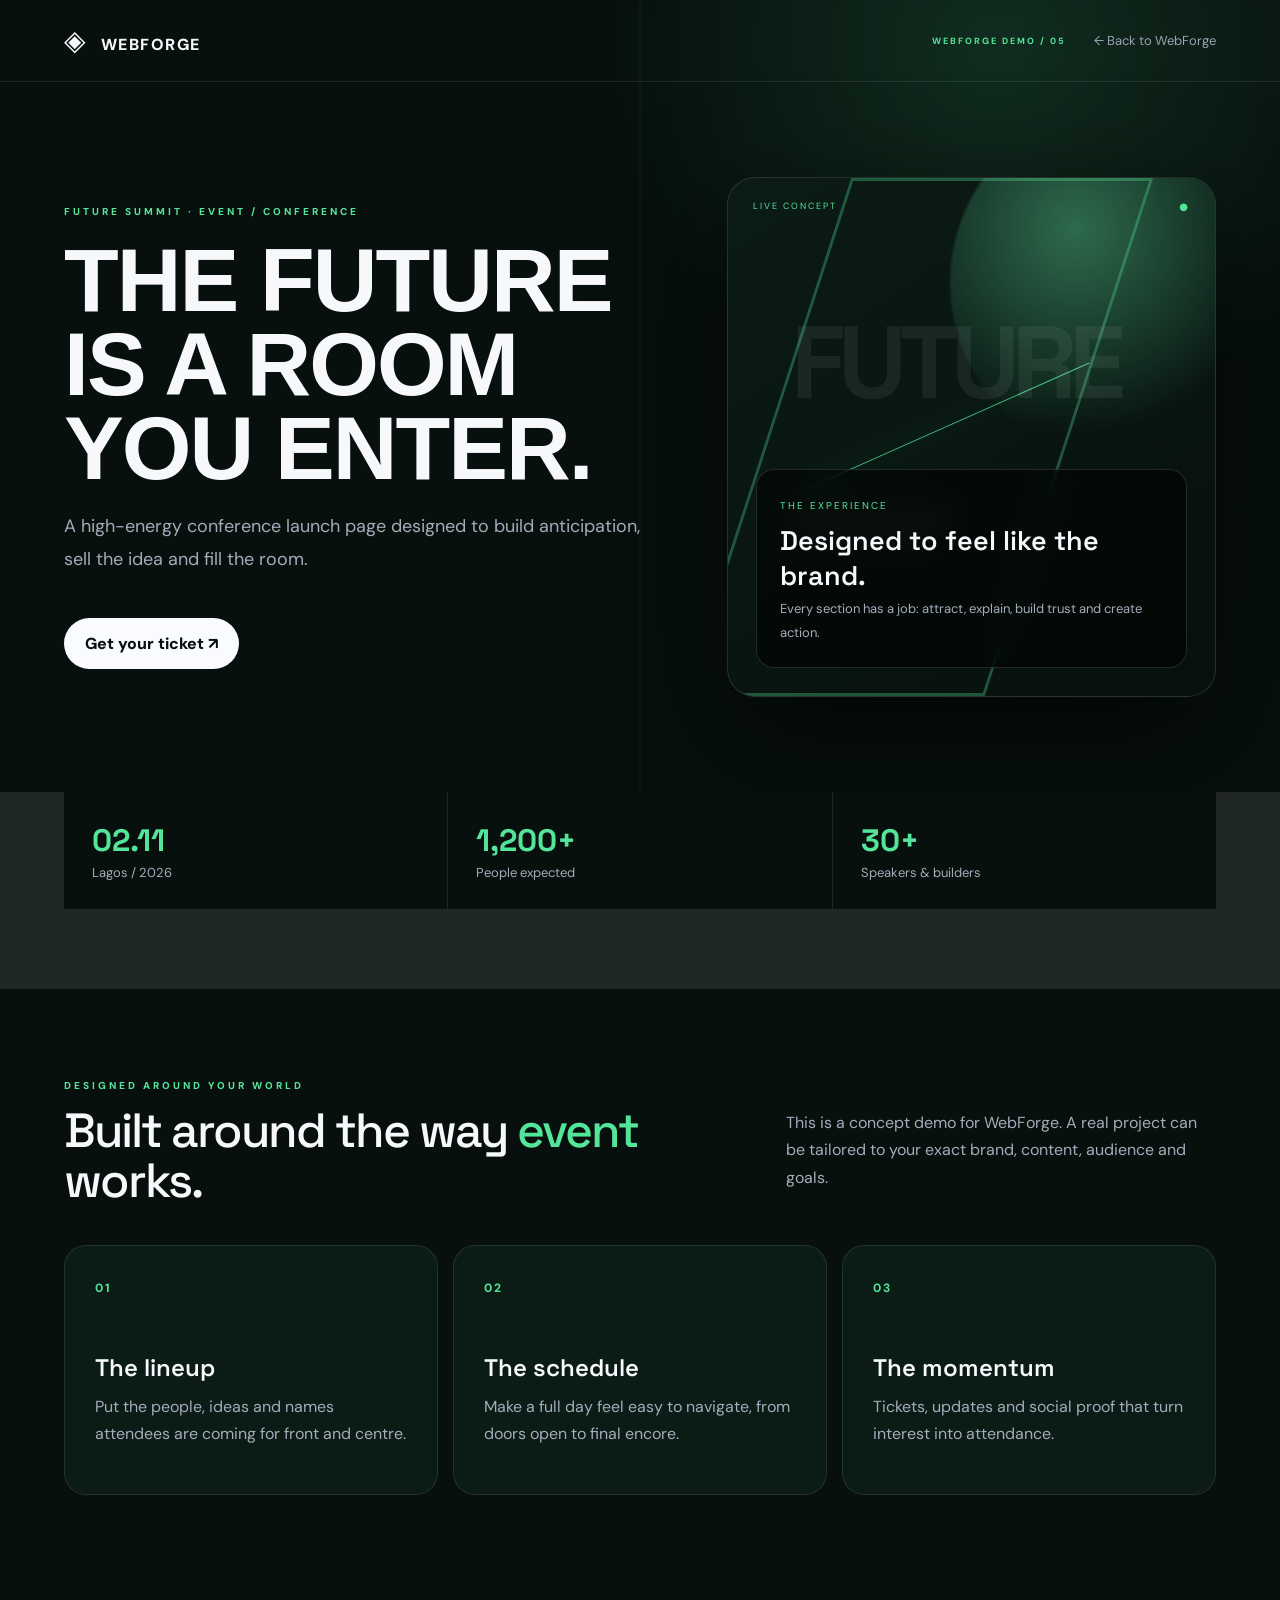
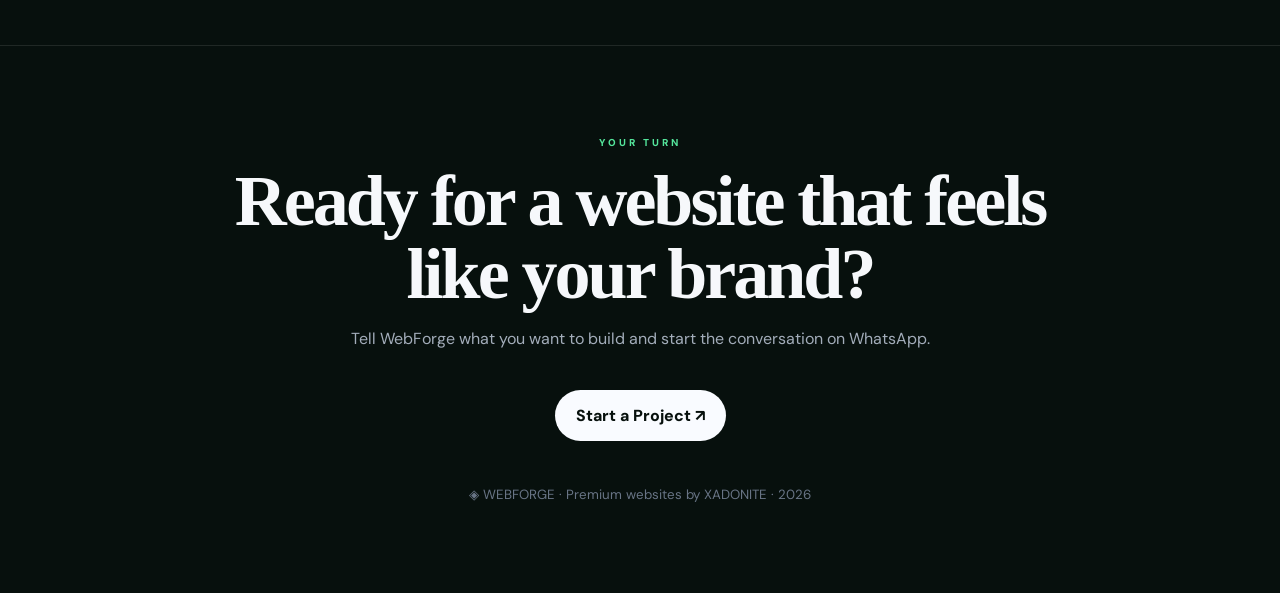
<file: demos/eventdesign.html>
<!doctype html><html lang="en"><head><meta charset="utf-8"><meta name="viewport" content="width=device-width,initial-scale=1"><meta name="description" content="Future Summit — A high-energy conference launch page designed to build anticipation, sell the idea and fill the room."><meta name="theme-color" content="#07100d"><title>Future Summit — WebForge Demo</title><link rel="preconnect" href="https://fonts.googleapis.com"><link rel="preconnect" href="https://fonts.gstatic.com" crossorigin><link href="https://fonts.googleapis.com/css2?family=DM+Sans:wght@400;500;600;700&family=Space+Grotesk:wght@500;600;700&display=swap" rel="stylesheet"><link rel="stylesheet" href="demo.css"></head><body class="event" style="--accent:#54e59b;--bg:#07100d;--panel:#0b1b16"><div class="page"><header class="nav"><a class="brand" href="../"><b>◈</b> WEBFORGE</a><div class="navRight"><span class="demoLabel">WEBFORGE DEMO / 05</span><a class="back" href="../">← Back to WebForge</a></div></header><main><section class="hero"><div class="heroCopy"><div class="tag">FUTURE SUMMIT · EVENT / CONFERENCE</div><h1>The future is a room you enter.</h1><p>A high-energy conference launch page designed to build anticipation, sell the idea and fill the room.</p><a class="cta" href="https://wa.me/2349123429926?text=Hello%20WebForge%2C%20I%20want%20a%20Event%20conference%20website.">Get your ticket ↗</a></div><div class="visual"><div class="visualTop"><span>LIVE CONCEPT</span><b>●</b></div><div class="art art-event"><span class="artIndex">FUTURE</span><span class="artCircle"></span><span class="artLine"></span><span class="artCaption">A distinct visual direction<br>for a distinct audience.</span></div><div class="mini"><span>THE EXPERIENCE</span><h3>Designed to feel like the brand.</h3><p>Every section has a job: attract, explain, build trust and create action.</p></div></div></section><section class="stats"><div class="stat"><b>02.11</b><span>Lagos / 2026</span></div><div class="stat"><b>1,200+</b><span>People expected</span></div><div class="stat"><b>30+</b><span>Speakers & builders</span></div></section><section class="features"><div class="featuresHead"><div><div class="tag">DESIGNED AROUND YOUR WORLD</div><h2>Built around the way <em>event</em> works.</h2></div><p>This is a concept demo for WebForge. A real project can be tailored to your exact brand, content, audience and goals.</p></div><div class="cards"><article class="card"><b>01</b><h3>The lineup</h3><p>Put the people, ideas and names attendees are coming for front and centre.</p></article><article class="card"><b>02</b><h3>The schedule</h3><p>Make a full day feel easy to navigate, from doors open to final encore.</p></article><article class="card"><b>03</b><h3>The momentum</h3><p>Tickets, updates and social proof that turn interest into attendance.</p></article></div></section><section class="footerCta"><div class="tag">YOUR TURN</div><h2>Ready for a website that feels like your brand?</h2><p>Tell WebForge what you want to build and start the conversation on WhatsApp.</p><a class="cta" href="https://wa.me/2349123429926?text=Hello%20WebForge%2C%20I%20want%20to%20start%20a%20project.">Start a Project ↗</a><small>◈ WEBFORGE · Premium websites by XADONITE · 2026</small></section></main></div></body></html>
</file>
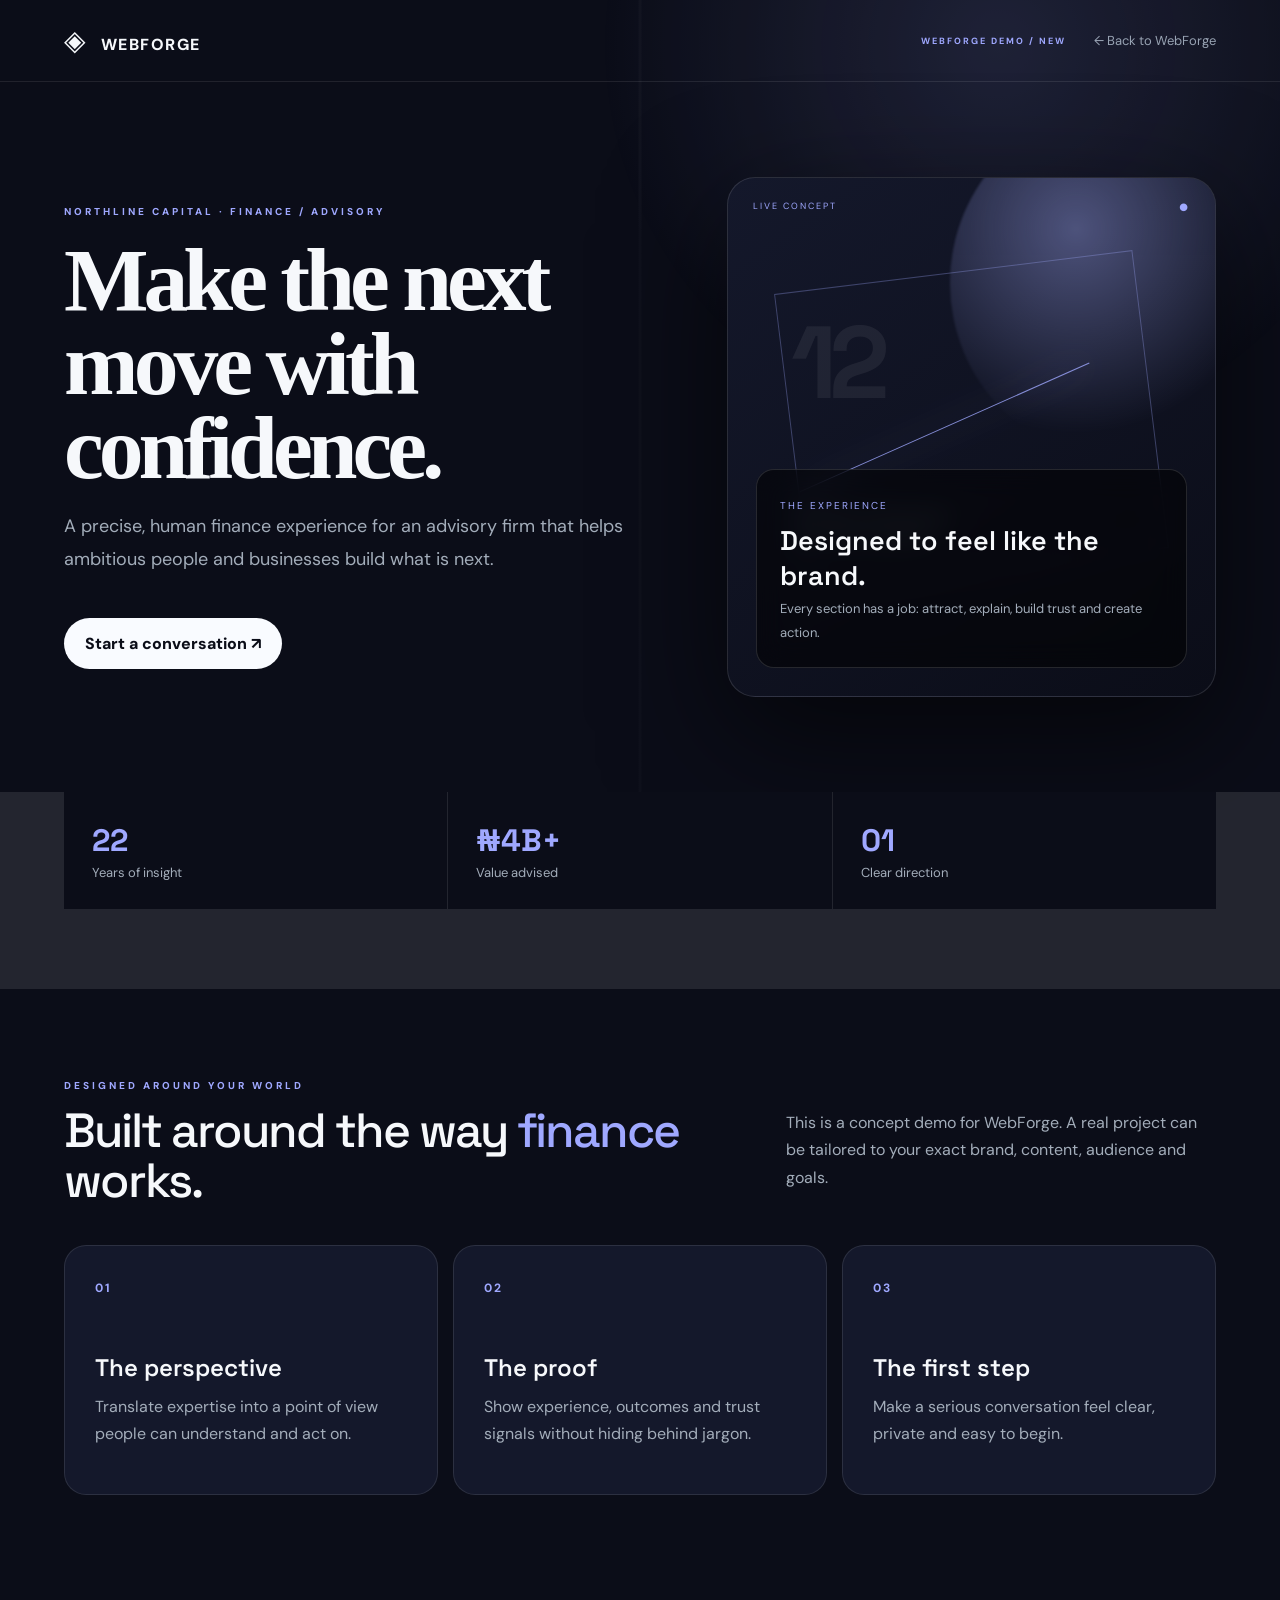
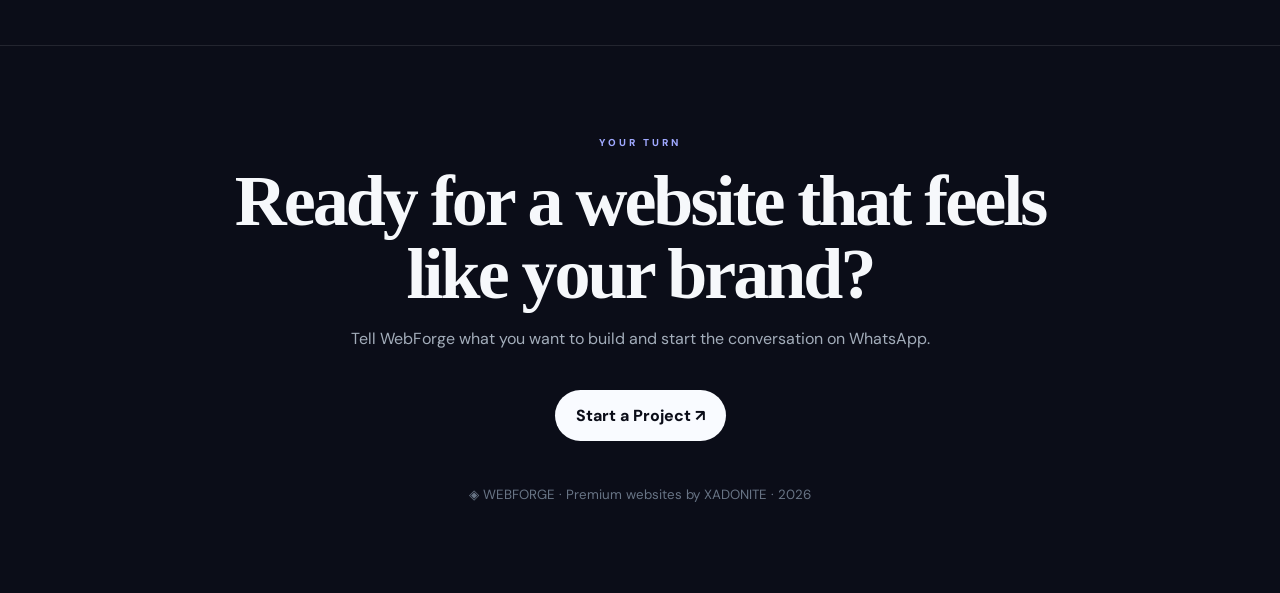
<file: demos/financedesign.html>
<!doctype html><html lang="en"><head><meta charset="utf-8"><meta name="viewport" content="width=device-width,initial-scale=1"><meta name="description" content="Northline Capital — A precise, human finance experience for an advisory firm that helps ambitious people and businesses build what is next."><meta name="theme-color" content="#0b0d18"><title>Northline Capital — WebForge Demo</title><link rel="preconnect" href="https://fonts.googleapis.com"><link rel="preconnect" href="https://fonts.gstatic.com" crossorigin><link href="https://fonts.googleapis.com/css2?family=DM+Sans:wght@400;500;600;700&family=Space+Grotesk:wght@500;600;700&display=swap" rel="stylesheet"><link rel="stylesheet" href="demo.css"></head><body class="finance" style="--accent:#9fa8ff;--bg:#0b0d18;--panel:#14182b"><div class="page"><header class="nav"><a class="brand" href="../"><b>◈</b> WEBFORGE</a><div class="navRight"><span class="demoLabel">WEBFORGE DEMO / NEW</span><a class="back" href="../">← Back to WebForge</a></div></header><main><section class="hero"><div class="heroCopy"><div class="tag">NORTHLINE CAPITAL · FINANCE / ADVISORY</div><h1>Make the next move with confidence.</h1><p>A precise, human finance experience for an advisory firm that helps ambitious people and businesses build what is next.</p><a class="cta" href="https://wa.me/2349123429926?text=Hello%20WebForge%2C%20I%20want%20a%20Finance%20advisory%20website.">Start a conversation ↗</a></div><div class="visual"><div class="visualTop"><span>LIVE CONCEPT</span><b>●</b></div><div class="art art-finance"><span class="artIndex">12</span><span class="artCircle"></span><span class="artLine"></span><span class="artCaption">A distinct visual direction<br>for a distinct audience.</span></div><div class="mini"><span>THE EXPERIENCE</span><h3>Designed to feel like the brand.</h3><p>Every section has a job: attract, explain, build trust and create action.</p></div></div></section><section class="stats"><div class="stat"><b>22</b><span>Years of insight</span></div><div class="stat"><b>₦4B+</b><span>Value advised</span></div><div class="stat"><b>01</b><span>Clear direction</span></div></section><section class="features"><div class="featuresHead"><div><div class="tag">DESIGNED AROUND YOUR WORLD</div><h2>Built around the way <em>finance</em> works.</h2></div><p>This is a concept demo for WebForge. A real project can be tailored to your exact brand, content, audience and goals.</p></div><div class="cards"><article class="card"><b>01</b><h3>The perspective</h3><p>Translate expertise into a point of view people can understand and act on.</p></article><article class="card"><b>02</b><h3>The proof</h3><p>Show experience, outcomes and trust signals without hiding behind jargon.</p></article><article class="card"><b>03</b><h3>The first step</h3><p>Make a serious conversation feel clear, private and easy to begin.</p></article></div></section><section class="footerCta"><div class="tag">YOUR TURN</div><h2>Ready for a website that feels like your brand?</h2><p>Tell WebForge what you want to build and start the conversation on WhatsApp.</p><a class="cta" href="https://wa.me/2349123429926?text=Hello%20WebForge%2C%20I%20want%20to%20start%20a%20project.">Start a Project ↗</a><small>◈ WEBFORGE · Premium websites by XADONITE · 2026</small></section></main></div></body></html>
</file>
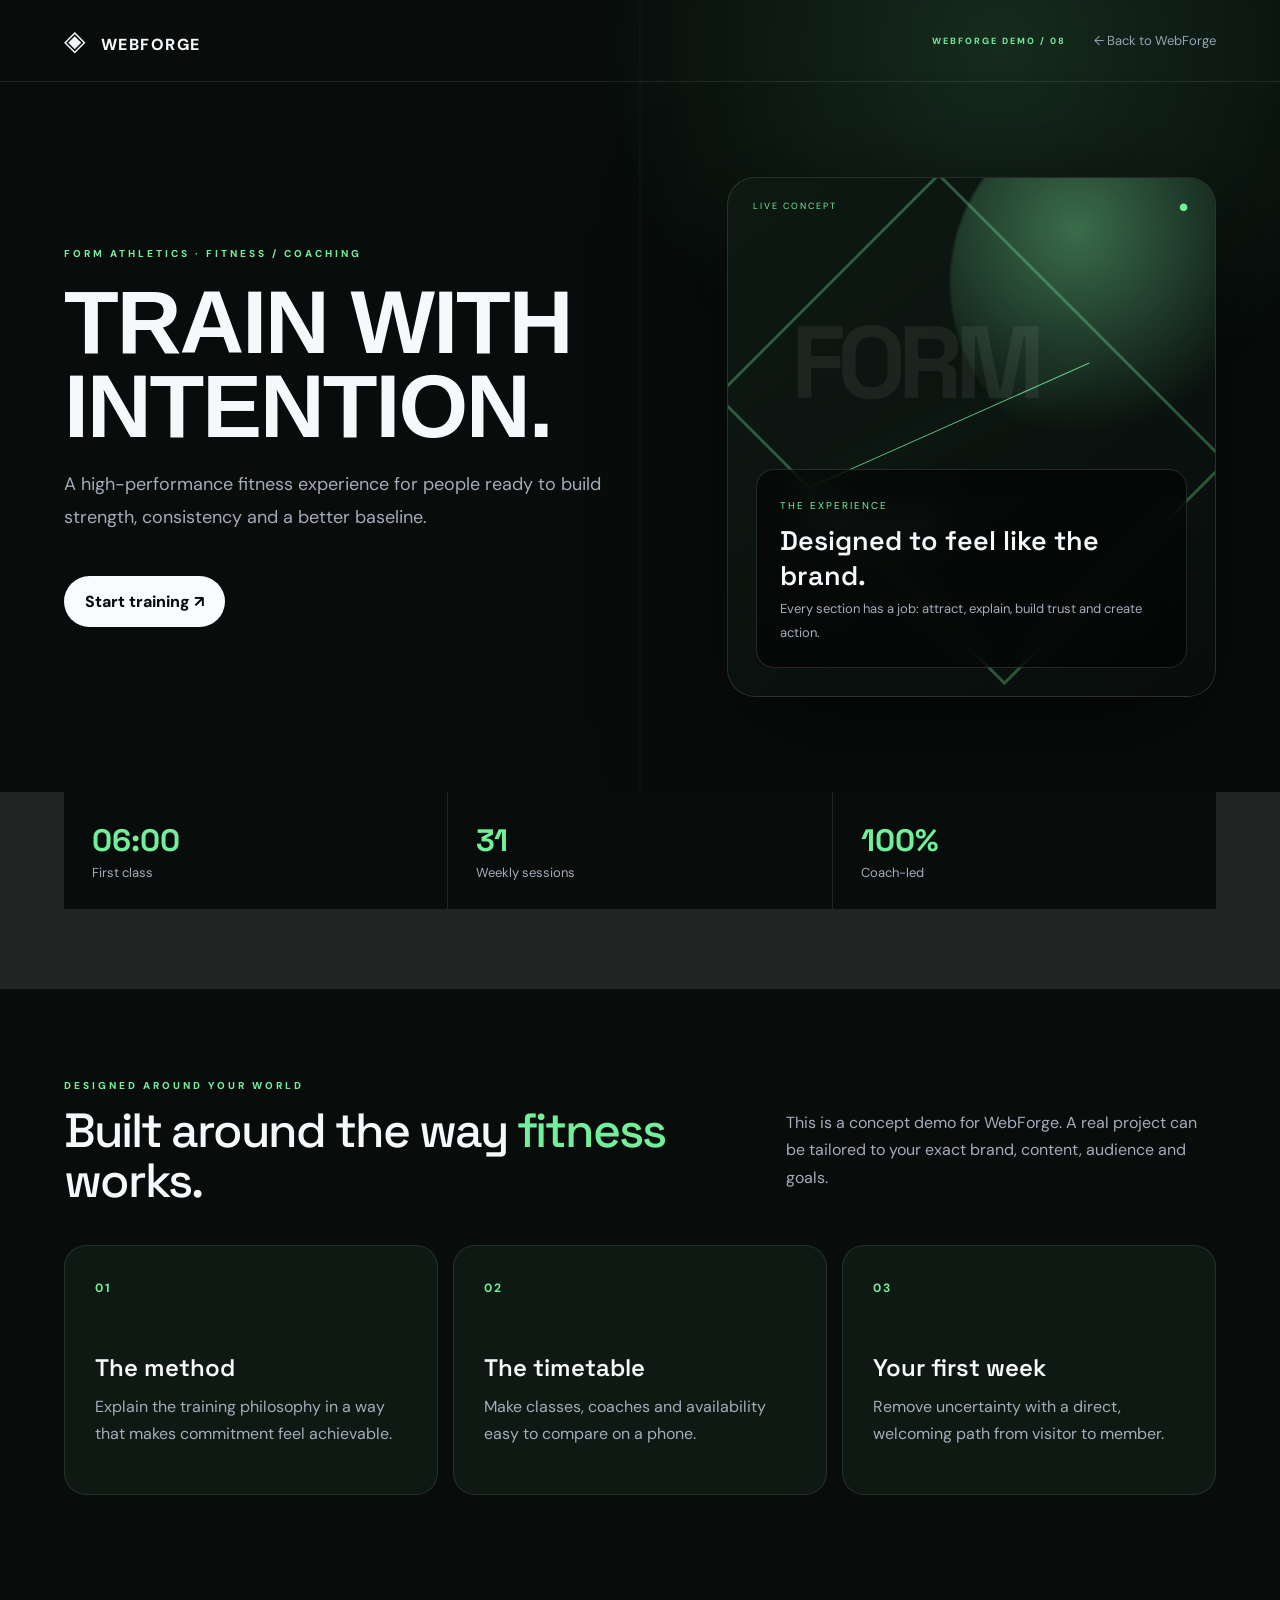
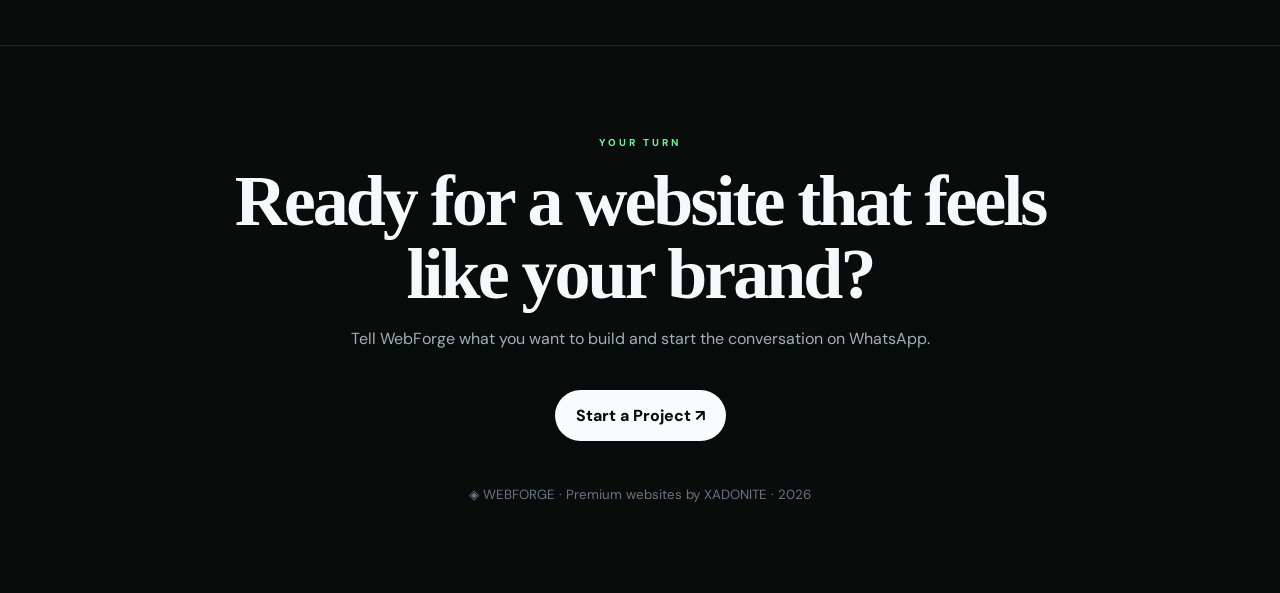
<file: demos/fitnessdesign.html>
<!doctype html><html lang="en"><head><meta charset="utf-8"><meta name="viewport" content="width=device-width,initial-scale=1"><meta name="description" content="Form Athletics — A high-performance fitness experience for people ready to build strength, consistency and a better baseline."><meta name="theme-color" content="#080d0b"><title>Form Athletics — WebForge Demo</title><link rel="preconnect" href="https://fonts.googleapis.com"><link rel="preconnect" href="https://fonts.gstatic.com" crossorigin><link href="https://fonts.googleapis.com/css2?family=DM+Sans:wght@400;500;600;700&family=Space+Grotesk:wght@500;600;700&display=swap" rel="stylesheet"><link rel="stylesheet" href="demo.css"></head><body class="fitness" style="--accent:#72ef9b;--bg:#080d0b;--panel:#0e1913"><div class="page"><header class="nav"><a class="brand" href="../"><b>◈</b> WEBFORGE</a><div class="navRight"><span class="demoLabel">WEBFORGE DEMO / 08</span><a class="back" href="../">← Back to WebForge</a></div></header><main><section class="hero"><div class="heroCopy"><div class="tag">FORM ATHLETICS · FITNESS / COACHING</div><h1>Train with intention.</h1><p>A high-performance fitness experience for people ready to build strength, consistency and a better baseline.</p><a class="cta" href="https://wa.me/2349123429926?text=Hello%20WebForge%2C%20I%20want%20a%20Fitness%20coaching%20website.">Start training ↗</a></div><div class="visual"><div class="visualTop"><span>LIVE CONCEPT</span><b>●</b></div><div class="art art-fitness"><span class="artIndex">FORM</span><span class="artCircle"></span><span class="artLine"></span><span class="artCaption">A distinct visual direction<br>for a distinct audience.</span></div><div class="mini"><span>THE EXPERIENCE</span><h3>Designed to feel like the brand.</h3><p>Every section has a job: attract, explain, build trust and create action.</p></div></div></section><section class="stats"><div class="stat"><b>06:00</b><span>First class</span></div><div class="stat"><b>31</b><span>Weekly sessions</span></div><div class="stat"><b>100%</b><span>Coach-led</span></div></section><section class="features"><div class="featuresHead"><div><div class="tag">DESIGNED AROUND YOUR WORLD</div><h2>Built around the way <em>fitness</em> works.</h2></div><p>This is a concept demo for WebForge. A real project can be tailored to your exact brand, content, audience and goals.</p></div><div class="cards"><article class="card"><b>01</b><h3>The method</h3><p>Explain the training philosophy in a way that makes commitment feel achievable.</p></article><article class="card"><b>02</b><h3>The timetable</h3><p>Make classes, coaches and availability easy to compare on a phone.</p></article><article class="card"><b>03</b><h3>Your first week</h3><p>Remove uncertainty with a direct, welcoming path from visitor to member.</p></article></div></section><section class="footerCta"><div class="tag">YOUR TURN</div><h2>Ready for a website that feels like your brand?</h2><p>Tell WebForge what you want to build and start the conversation on WhatsApp.</p><a class="cta" href="https://wa.me/2349123429926?text=Hello%20WebForge%2C%20I%20want%20to%20start%20a%20project.">Start a Project ↗</a><small>◈ WEBFORGE · Premium websites by XADONITE · 2026</small></section></main></div></body></html>
</file>
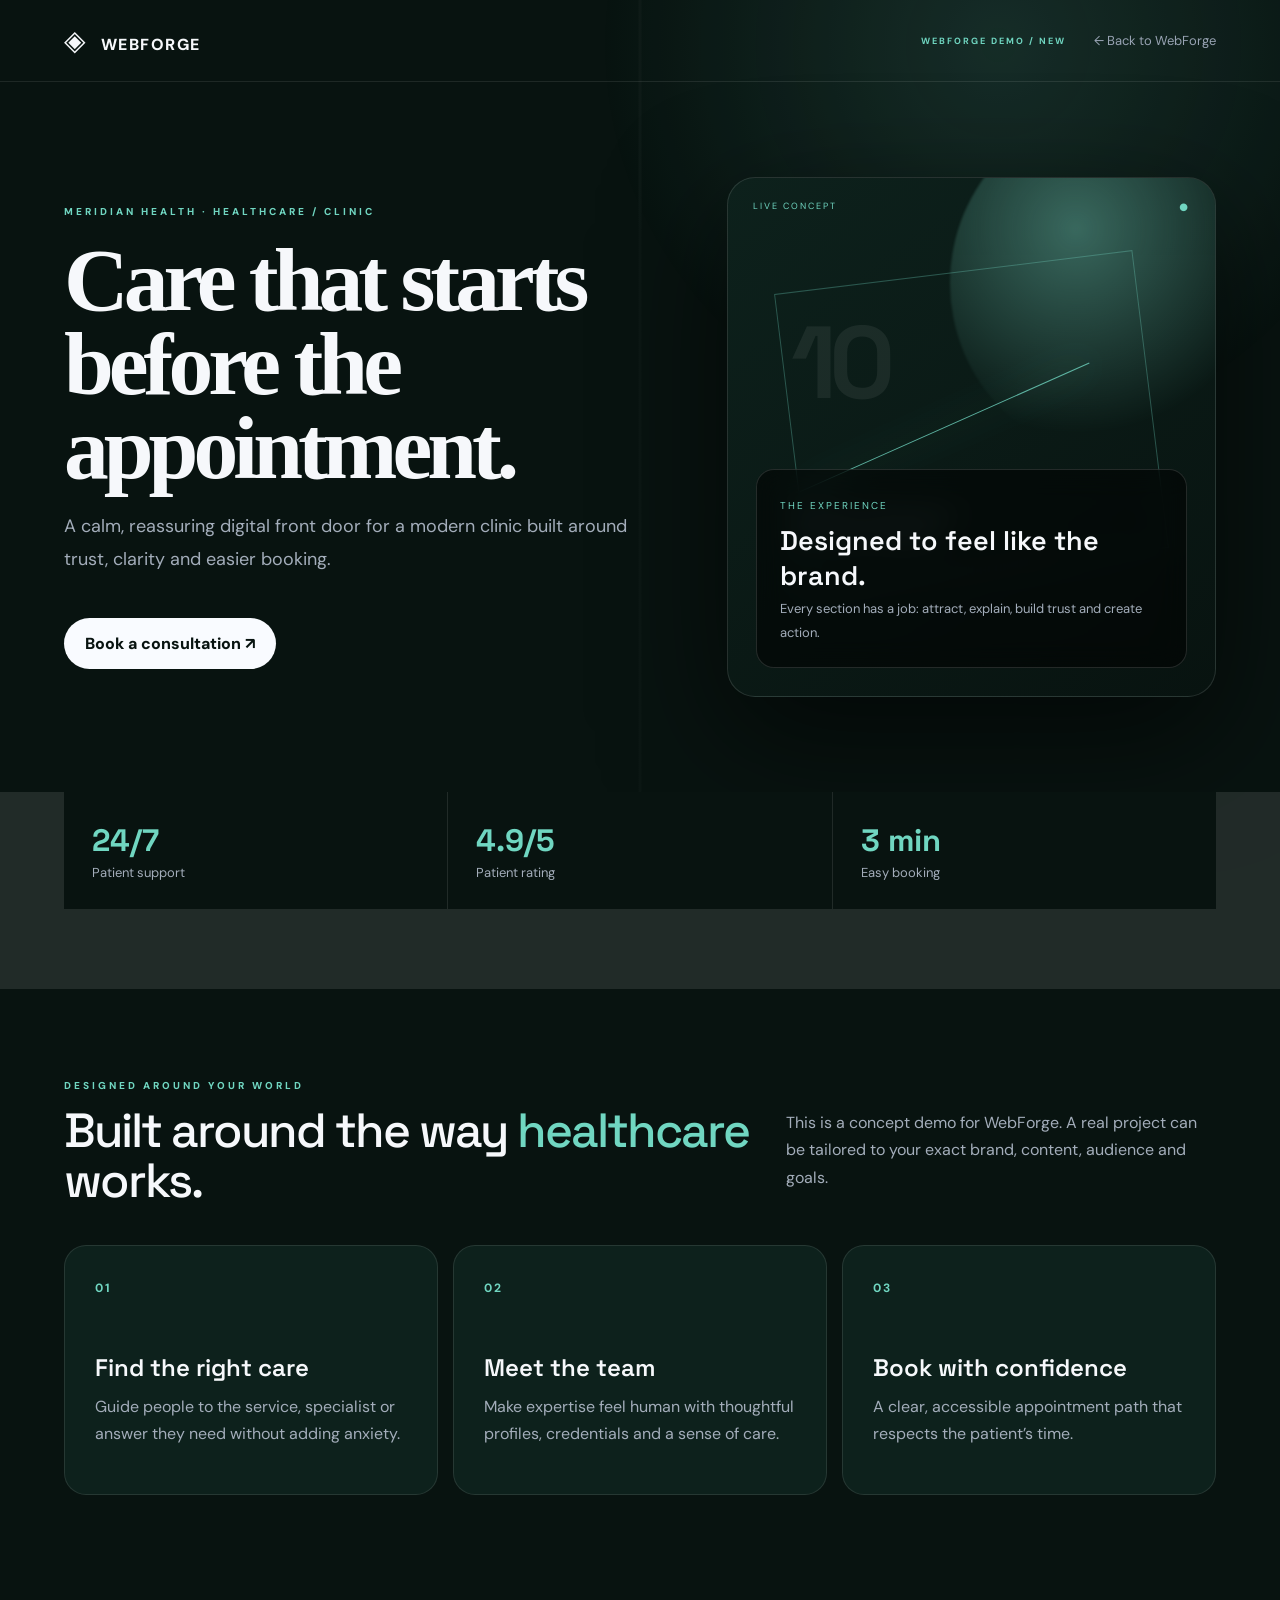
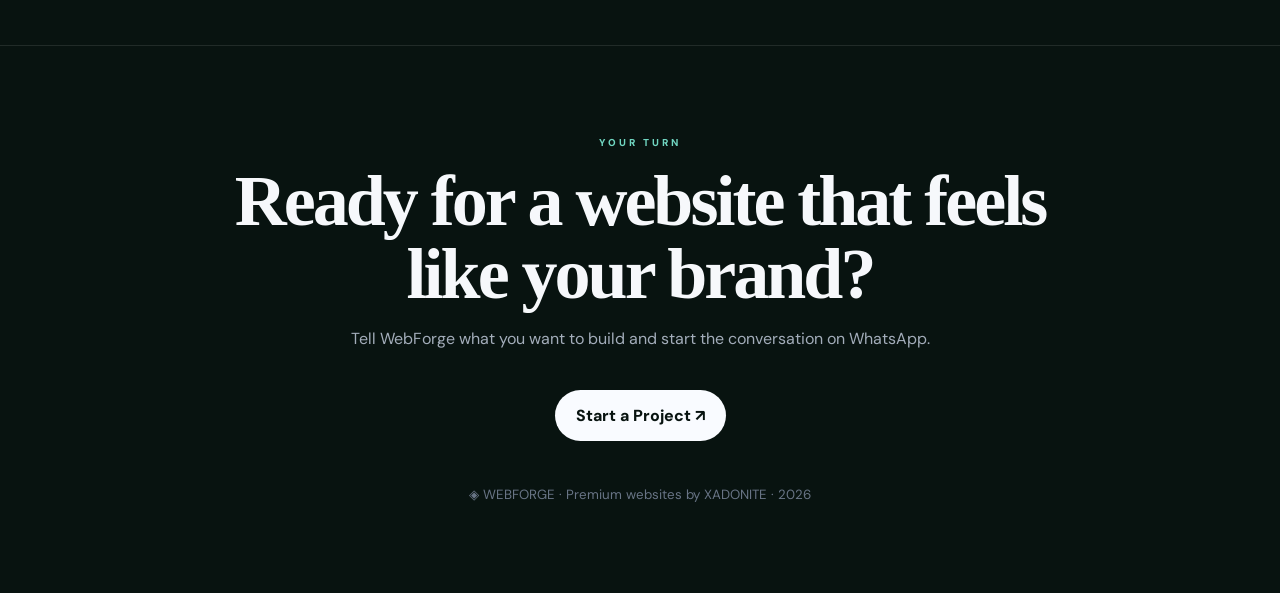
<file: demos/healthcaredesign.html>
<!doctype html><html lang="en"><head><meta charset="utf-8"><meta name="viewport" content="width=device-width,initial-scale=1"><meta name="description" content="Meridian Health — A calm, reassuring digital front door for a modern clinic built around trust, clarity and easier booking."><meta name="theme-color" content="#081310"><title>Meridian Health — WebForge Demo</title><link rel="preconnect" href="https://fonts.googleapis.com"><link rel="preconnect" href="https://fonts.gstatic.com" crossorigin><link href="https://fonts.googleapis.com/css2?family=DM+Sans:wght@400;500;600;700&family=Space+Grotesk:wght@500;600;700&display=swap" rel="stylesheet"><link rel="stylesheet" href="demo.css"></head><body class="healthcare" style="--accent:#70d6c1;--bg:#081310;--panel:#0d211c"><div class="page"><header class="nav"><a class="brand" href="../"><b>◈</b> WEBFORGE</a><div class="navRight"><span class="demoLabel">WEBFORGE DEMO / NEW</span><a class="back" href="../">← Back to WebForge</a></div></header><main><section class="hero"><div class="heroCopy"><div class="tag">MERIDIAN HEALTH · HEALTHCARE / CLINIC</div><h1>Care that starts before the appointment.</h1><p>A calm, reassuring digital front door for a modern clinic built around trust, clarity and easier booking.</p><a class="cta" href="https://wa.me/2349123429926?text=Hello%20WebForge%2C%20I%20want%20a%20Healthcare%20clinic%20website.">Book a consultation ↗</a></div><div class="visual"><div class="visualTop"><span>LIVE CONCEPT</span><b>●</b></div><div class="art art-healthcare"><span class="artIndex">10</span><span class="artCircle"></span><span class="artLine"></span><span class="artCaption">A distinct visual direction<br>for a distinct audience.</span></div><div class="mini"><span>THE EXPERIENCE</span><h3>Designed to feel like the brand.</h3><p>Every section has a job: attract, explain, build trust and create action.</p></div></div></section><section class="stats"><div class="stat"><b>24/7</b><span>Patient support</span></div><div class="stat"><b>4.9/5</b><span>Patient rating</span></div><div class="stat"><b>3 min</b><span>Easy booking</span></div></section><section class="features"><div class="featuresHead"><div><div class="tag">DESIGNED AROUND YOUR WORLD</div><h2>Built around the way <em>healthcare</em> works.</h2></div><p>This is a concept demo for WebForge. A real project can be tailored to your exact brand, content, audience and goals.</p></div><div class="cards"><article class="card"><b>01</b><h3>Find the right care</h3><p>Guide people to the service, specialist or answer they need without adding anxiety.</p></article><article class="card"><b>02</b><h3>Meet the team</h3><p>Make expertise feel human with thoughtful profiles, credentials and a sense of care.</p></article><article class="card"><b>03</b><h3>Book with confidence</h3><p>A clear, accessible appointment path that respects the patient’s time.</p></article></div></section><section class="footerCta"><div class="tag">YOUR TURN</div><h2>Ready for a website that feels like your brand?</h2><p>Tell WebForge what you want to build and start the conversation on WhatsApp.</p><a class="cta" href="https://wa.me/2349123429926?text=Hello%20WebForge%2C%20I%20want%20to%20start%20a%20project.">Start a Project ↗</a><small>◈ WEBFORGE · Premium websites by XADONITE · 2026</small></section></main></div></body></html>
</file>
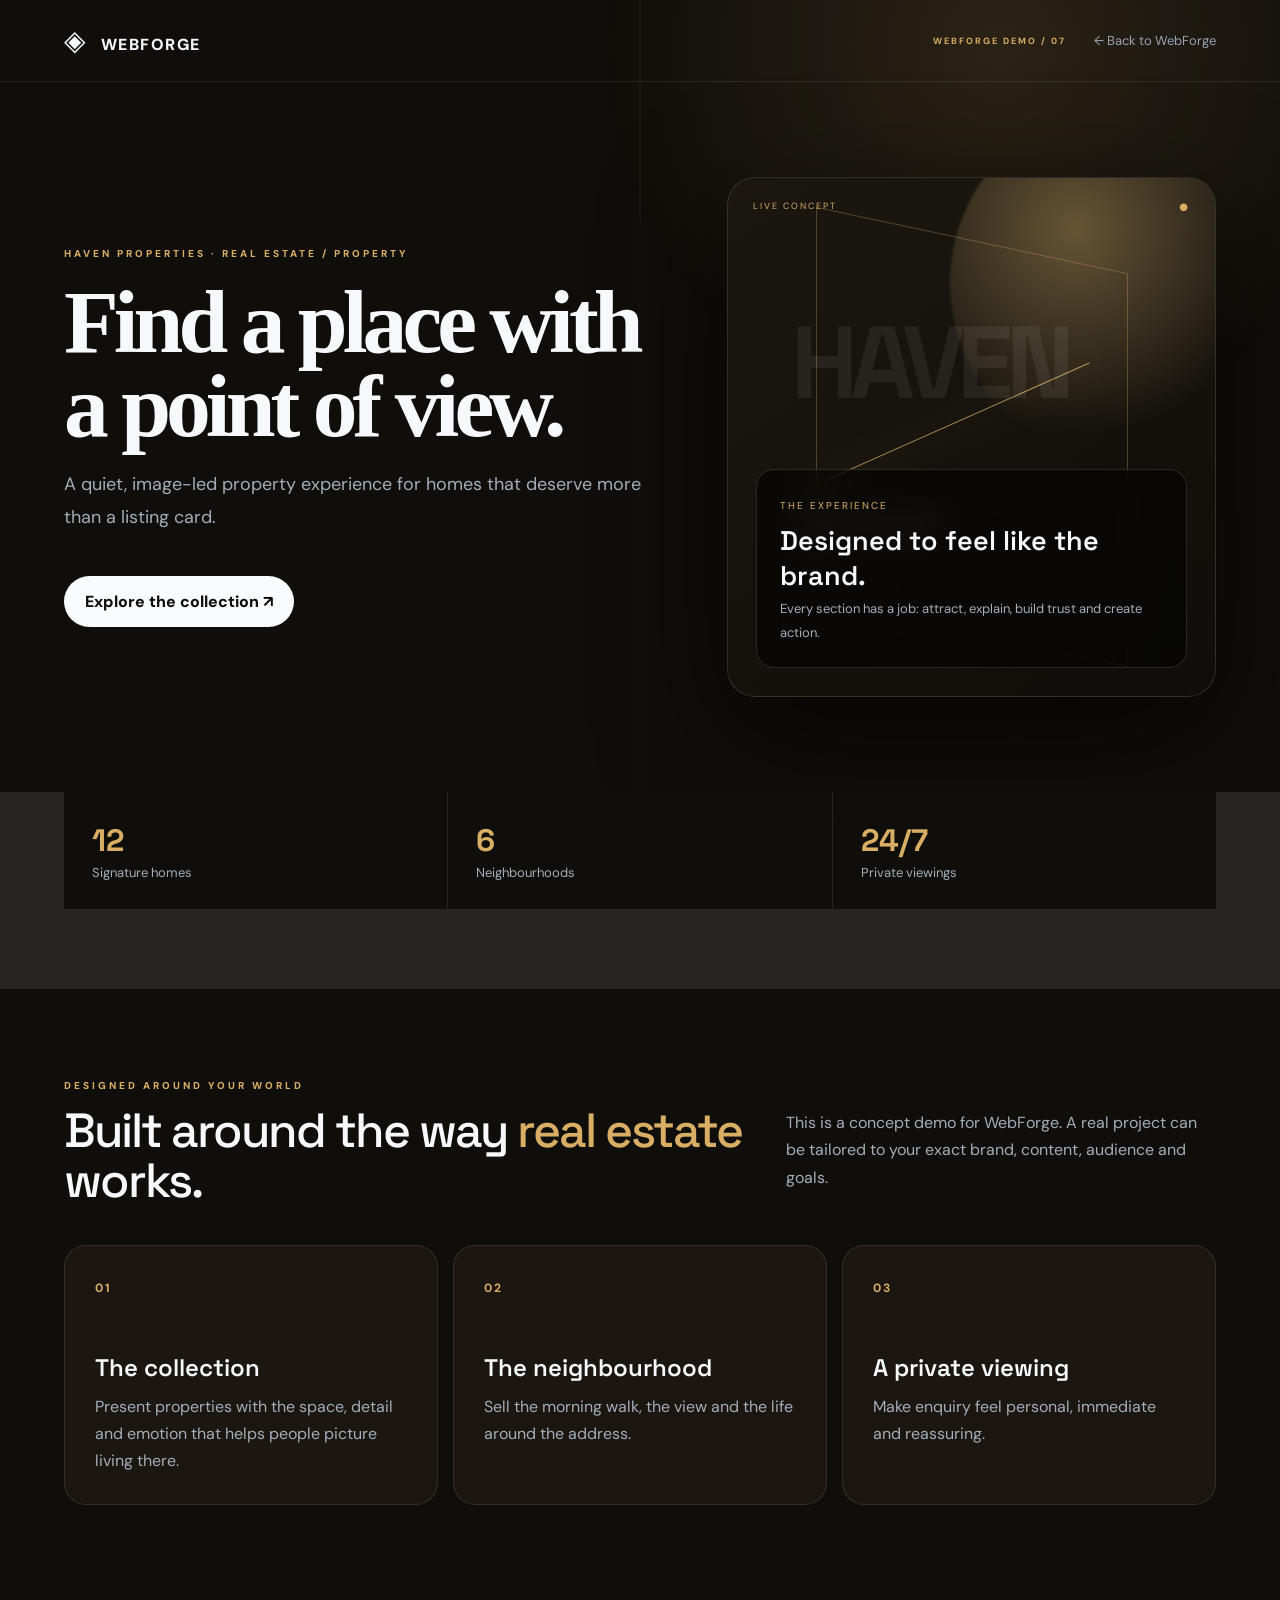
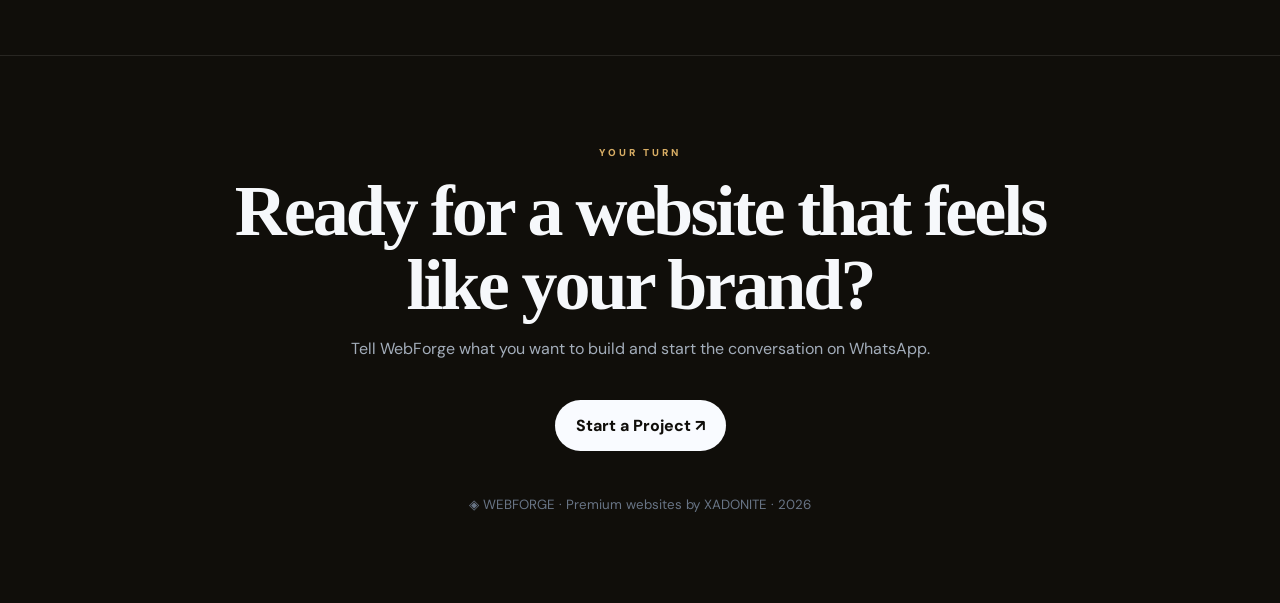
<file: demos/realestatedesign.html>
<!doctype html><html lang="en"><head><meta charset="utf-8"><meta name="viewport" content="width=device-width,initial-scale=1"><meta name="description" content="Haven Properties — A quiet, image-led property experience for homes that deserve more than a listing card."><meta name="theme-color" content="#100e0a"><title>Haven Properties — WebForge Demo</title><link rel="preconnect" href="https://fonts.googleapis.com"><link rel="preconnect" href="https://fonts.gstatic.com" crossorigin><link href="https://fonts.googleapis.com/css2?family=DM+Sans:wght@400;500;600;700&family=Space+Grotesk:wght@500;600;700&display=swap" rel="stylesheet"><link rel="stylesheet" href="demo.css"></head><body class="realestate" style="--accent:#d8ad64;--bg:#100e0a;--panel:#1b1710"><div class="page"><header class="nav"><a class="brand" href="../"><b>◈</b> WEBFORGE</a><div class="navRight"><span class="demoLabel">WEBFORGE DEMO / 07</span><a class="back" href="../">← Back to WebForge</a></div></header><main><section class="hero"><div class="heroCopy"><div class="tag">HAVEN PROPERTIES · REAL ESTATE / PROPERTY</div><h1>Find a place with a point of view.</h1><p>A quiet, image-led property experience for homes that deserve more than a listing card.</p><a class="cta" href="https://wa.me/2349123429926?text=Hello%20WebForge%2C%20I%20want%20a%20Real%20estate%20property%20website.">Explore the collection ↗</a></div><div class="visual"><div class="visualTop"><span>LIVE CONCEPT</span><b>●</b></div><div class="art art-realestate"><span class="artIndex">HAVEN</span><span class="artCircle"></span><span class="artLine"></span><span class="artCaption">A distinct visual direction<br>for a distinct audience.</span></div><div class="mini"><span>THE EXPERIENCE</span><h3>Designed to feel like the brand.</h3><p>Every section has a job: attract, explain, build trust and create action.</p></div></div></section><section class="stats"><div class="stat"><b>12</b><span>Signature homes</span></div><div class="stat"><b>6</b><span>Neighbourhoods</span></div><div class="stat"><b>24/7</b><span>Private viewings</span></div></section><section class="features"><div class="featuresHead"><div><div class="tag">DESIGNED AROUND YOUR WORLD</div><h2>Built around the way <em>real estate</em> works.</h2></div><p>This is a concept demo for WebForge. A real project can be tailored to your exact brand, content, audience and goals.</p></div><div class="cards"><article class="card"><b>01</b><h3>The collection</h3><p>Present properties with the space, detail and emotion that helps people picture living there.</p></article><article class="card"><b>02</b><h3>The neighbourhood</h3><p>Sell the morning walk, the view and the life around the address.</p></article><article class="card"><b>03</b><h3>A private viewing</h3><p>Make enquiry feel personal, immediate and reassuring.</p></article></div></section><section class="footerCta"><div class="tag">YOUR TURN</div><h2>Ready for a website that feels like your brand?</h2><p>Tell WebForge what you want to build and start the conversation on WhatsApp.</p><a class="cta" href="https://wa.me/2349123429926?text=Hello%20WebForge%2C%20I%20want%20to%20start%20a%20project.">Start a Project ↗</a><small>◈ WEBFORGE · Premium websites by XADONITE · 2026</small></section></main></div></body></html>
</file>
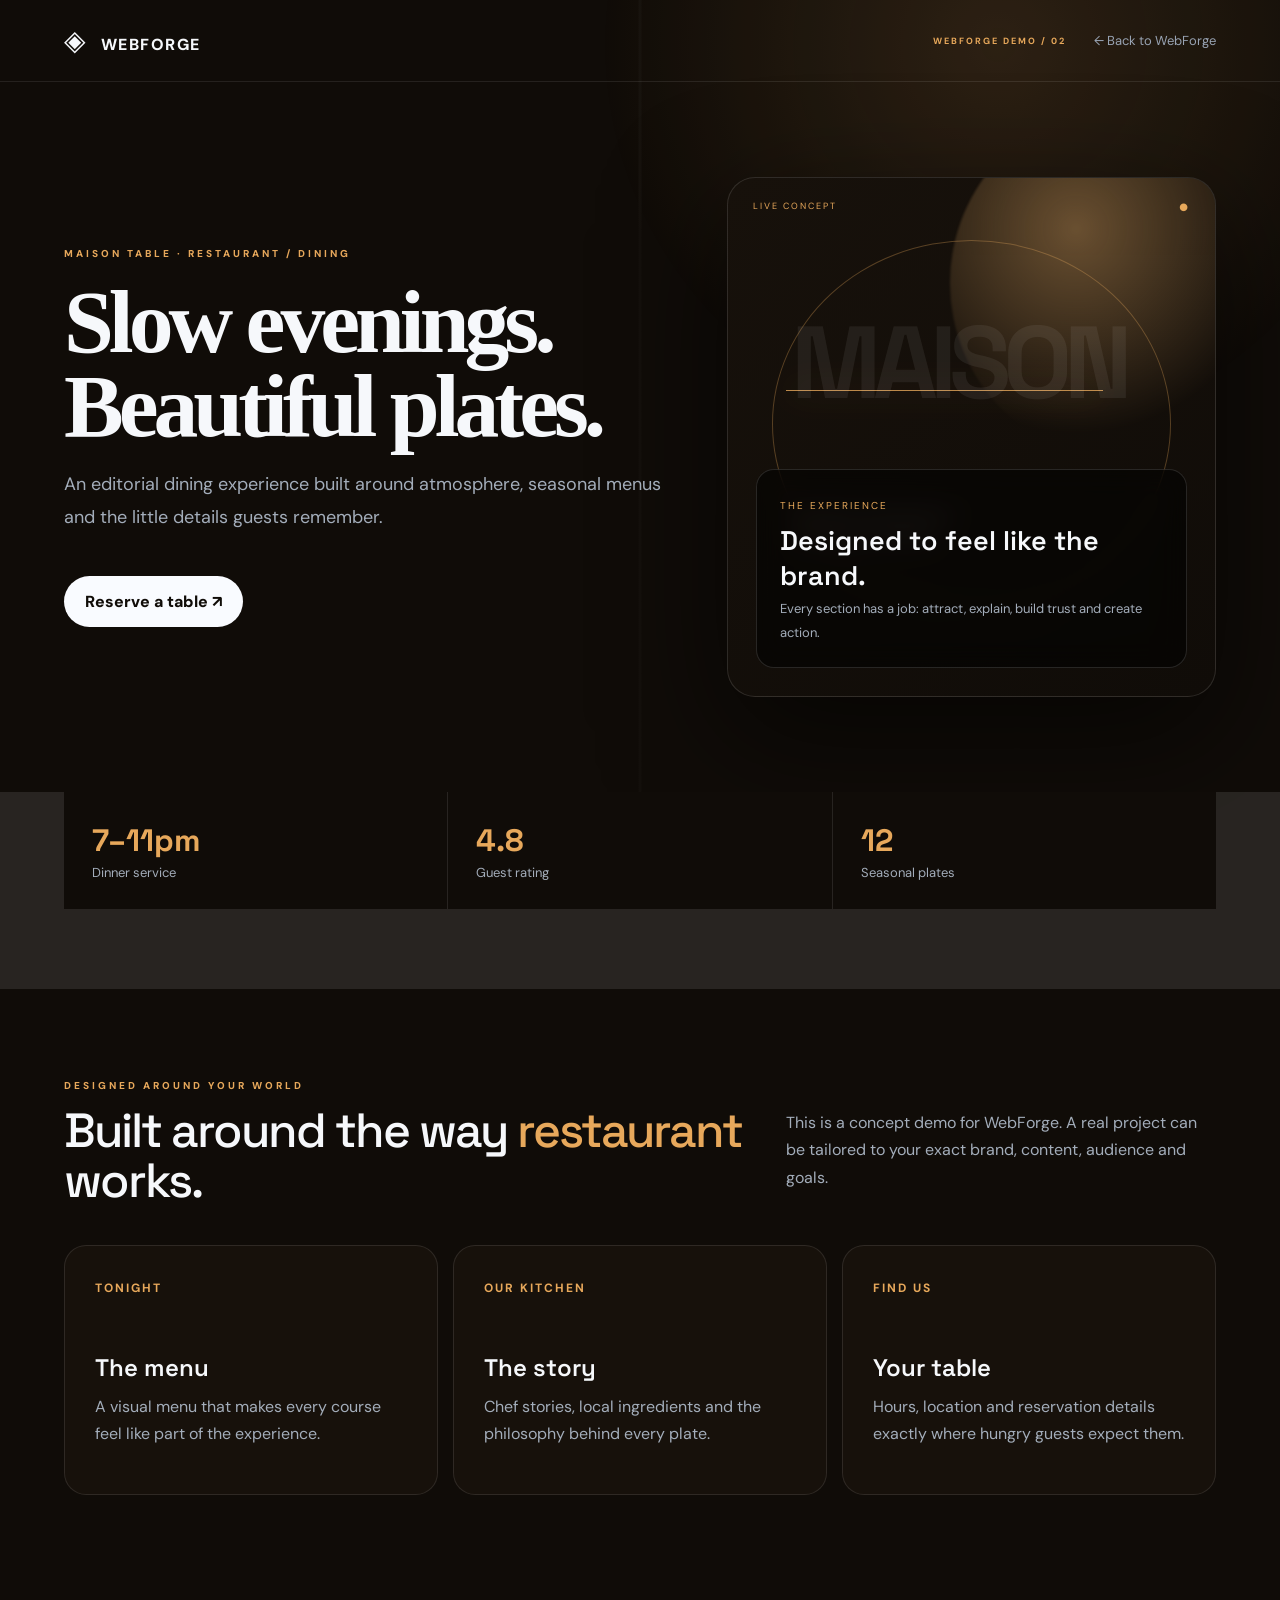
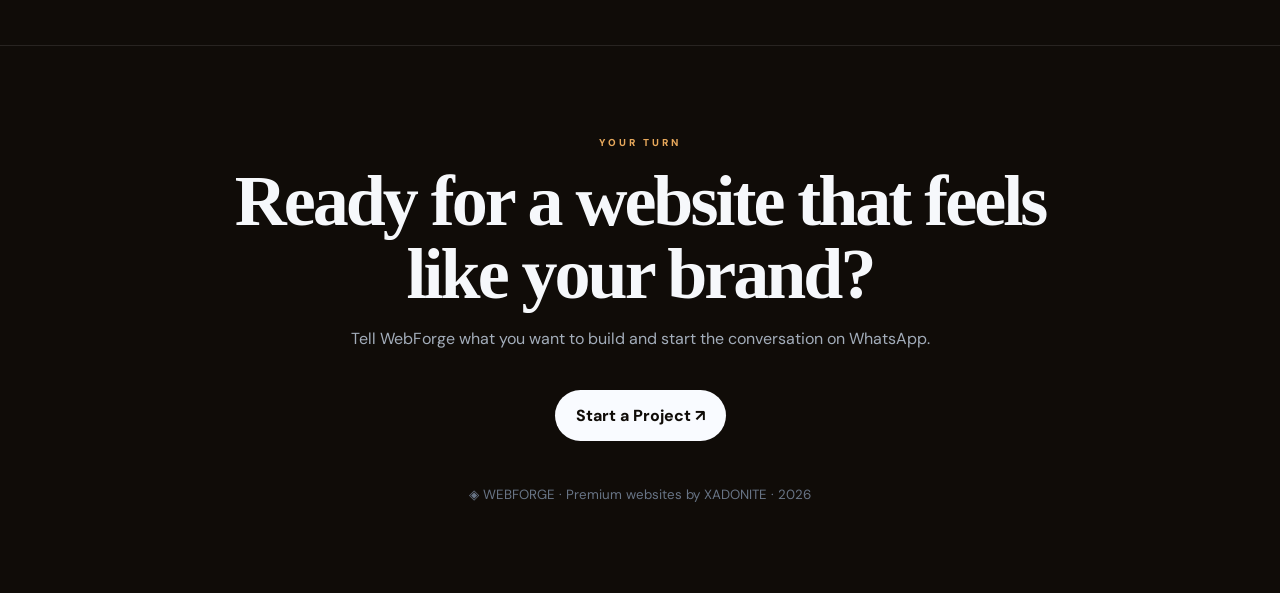
<file: demos/restaurantdesign.html>
<!doctype html><html lang="en"><head><meta charset="utf-8"><meta name="viewport" content="width=device-width,initial-scale=1"><meta name="description" content="Maison Table — An editorial dining experience built around atmosphere, seasonal menus and the little details guests remember."><meta name="theme-color" content="#100c08"><title>Maison Table — WebForge Demo</title><link rel="preconnect" href="https://fonts.googleapis.com"><link rel="preconnect" href="https://fonts.gstatic.com" crossorigin><link href="https://fonts.googleapis.com/css2?family=DM+Sans:wght@400;500;600;700&family=Space+Grotesk:wght@500;600;700&display=swap" rel="stylesheet"><link rel="stylesheet" href="demo.css"></head><body class="restaurant" style="--accent:#e7a85b;--bg:#100c08;--panel:#17110b"><div class="page"><header class="nav"><a class="brand" href="../"><b>◈</b> WEBFORGE</a><div class="navRight"><span class="demoLabel">WEBFORGE DEMO / 02</span><a class="back" href="../">← Back to WebForge</a></div></header><main><section class="hero"><div class="heroCopy"><div class="tag">MAISON TABLE · RESTAURANT / DINING</div><h1>Slow evenings. Beautiful plates.</h1><p>An editorial dining experience built around atmosphere, seasonal menus and the little details guests remember.</p><a class="cta" href="https://wa.me/2349123429926?text=Hello%20WebForge%2C%20I%20want%20a%20Restaurant%20dining%20website.">Reserve a table ↗</a></div><div class="visual"><div class="visualTop"><span>LIVE CONCEPT</span><b>●</b></div><div class="art art-restaurant"><span class="artIndex">MAISON</span><span class="artCircle"></span><span class="artLine"></span><span class="artCaption">A distinct visual direction<br>for a distinct audience.</span></div><div class="mini"><span>THE EXPERIENCE</span><h3>Designed to feel like the brand.</h3><p>Every section has a job: attract, explain, build trust and create action.</p></div></div></section><section class="stats"><div class="stat"><b>7–11pm</b><span>Dinner service</span></div><div class="stat"><b>4.8</b><span>Guest rating</span></div><div class="stat"><b>12</b><span>Seasonal plates</span></div></section><section class="features"><div class="featuresHead"><div><div class="tag">DESIGNED AROUND YOUR WORLD</div><h2>Built around the way <em>restaurant</em> works.</h2></div><p>This is a concept demo for WebForge. A real project can be tailored to your exact brand, content, audience and goals.</p></div><div class="cards"><article class="card"><b>TONIGHT</b><h3>The menu</h3><p>A visual menu that makes every course feel like part of the experience.</p></article><article class="card"><b>OUR KITCHEN</b><h3>The story</h3><p>Chef stories, local ingredients and the philosophy behind every plate.</p></article><article class="card"><b>FIND US</b><h3>Your table</h3><p>Hours, location and reservation details exactly where hungry guests expect them.</p></article></div></section><section class="footerCta"><div class="tag">YOUR TURN</div><h2>Ready for a website that feels like your brand?</h2><p>Tell WebForge what you want to build and start the conversation on WhatsApp.</p><a class="cta" href="https://wa.me/2349123429926?text=Hello%20WebForge%2C%20I%20want%20to%20start%20a%20project.">Start a Project ↗</a><small>◈ WEBFORGE · Premium websites by XADONITE · 2026</small></section></main></div></body></html>
</file>
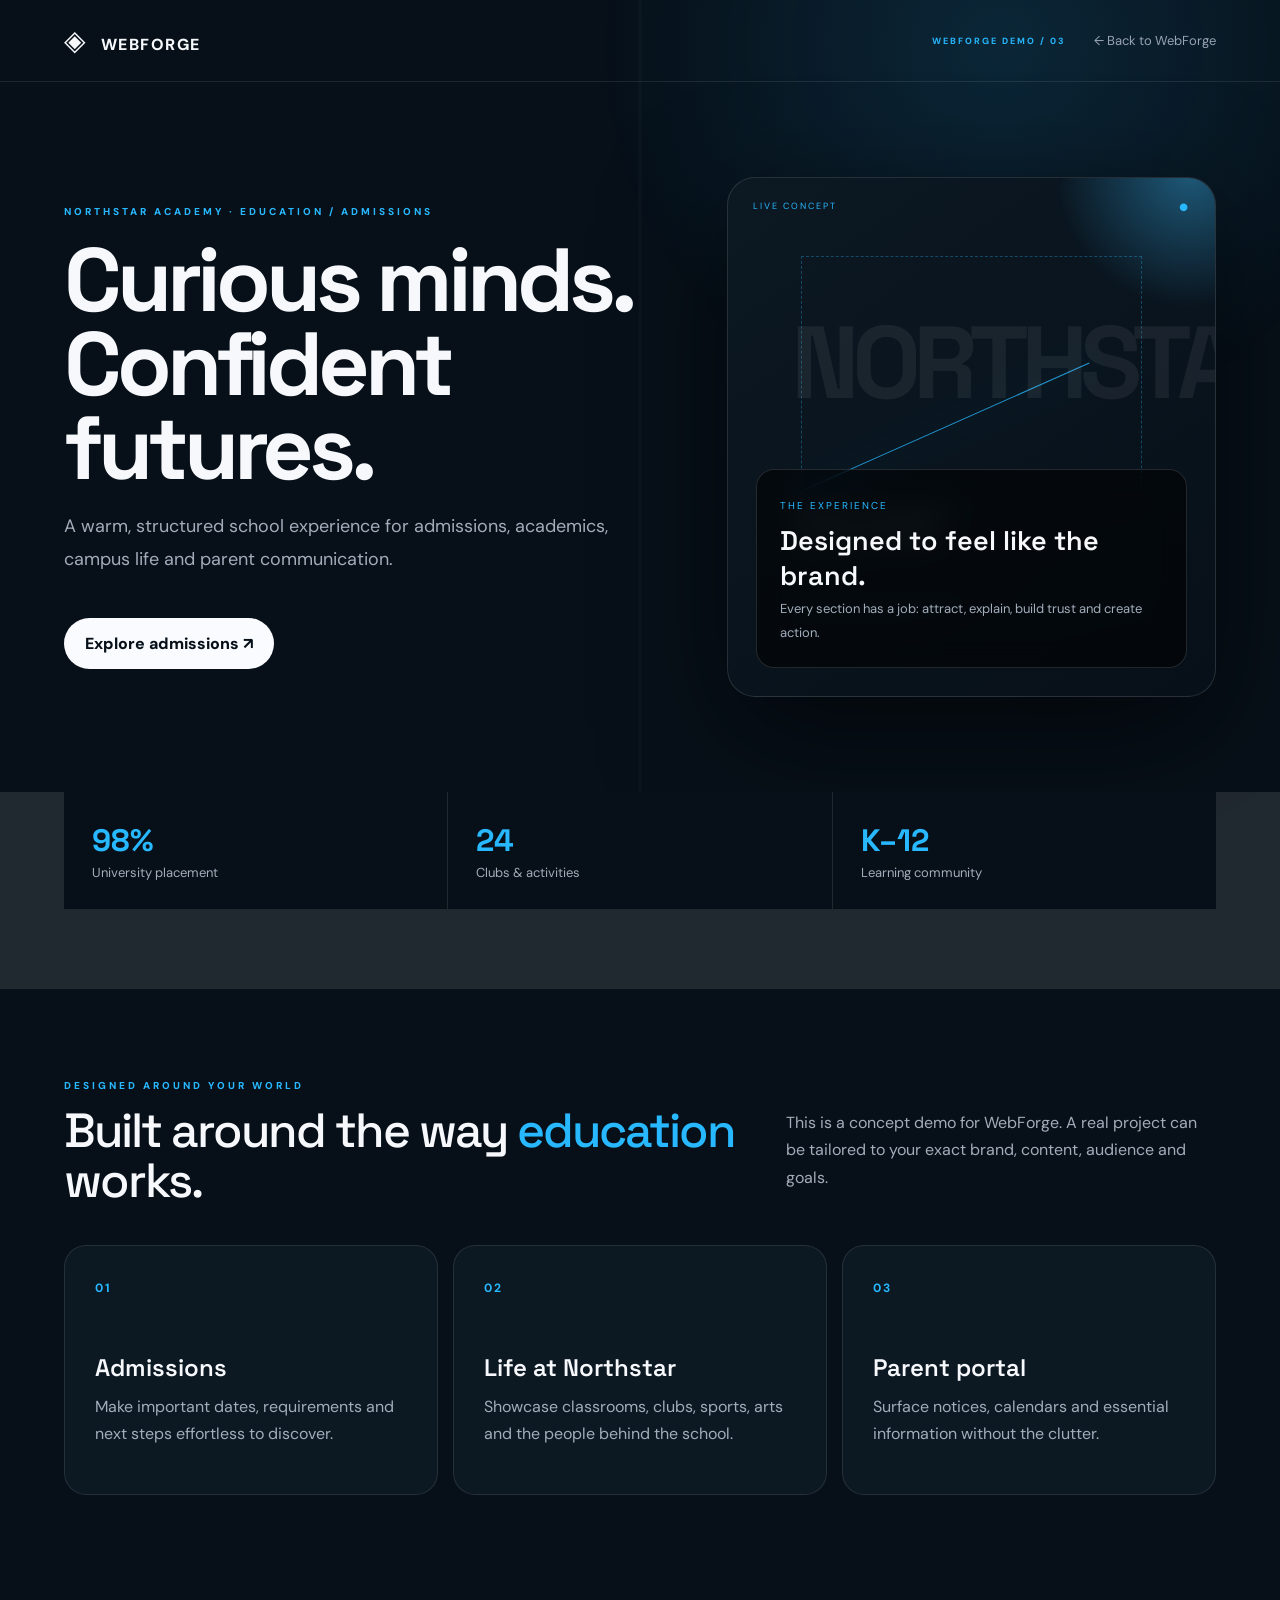
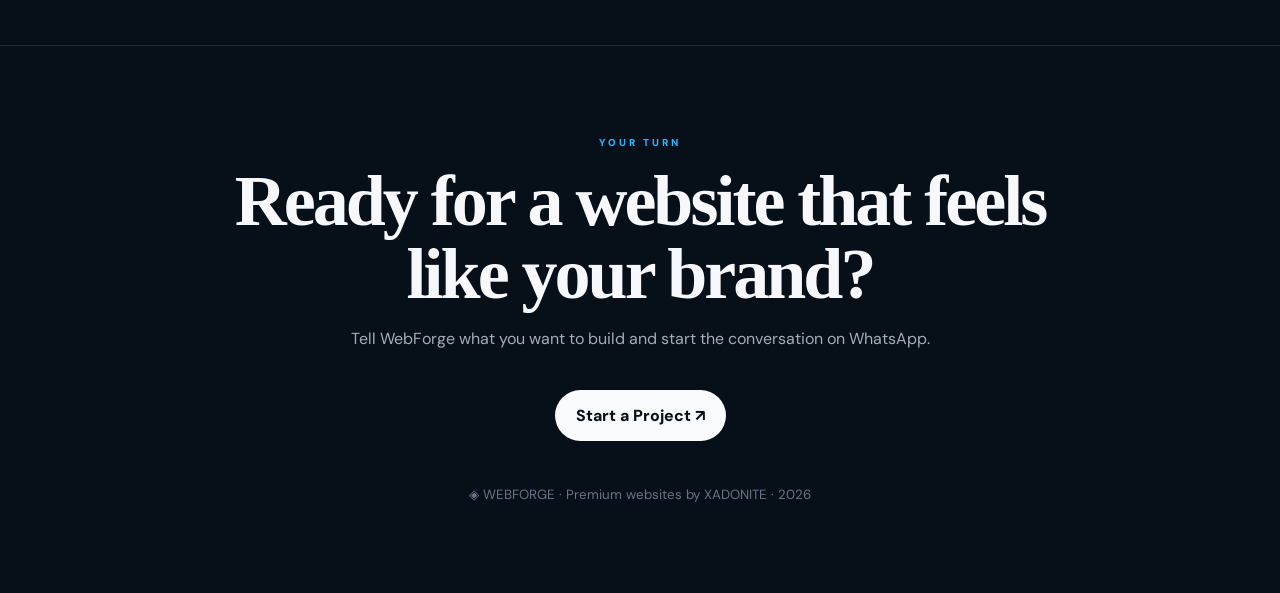
<file: demos/schooldesign.html>
<!doctype html><html lang="en"><head><meta charset="utf-8"><meta name="viewport" content="width=device-width,initial-scale=1"><meta name="description" content="Northstar Academy — A warm, structured school experience for admissions, academics, campus life and parent communication."><meta name="theme-color" content="#071019"><title>Northstar Academy — WebForge Demo</title><link rel="preconnect" href="https://fonts.googleapis.com"><link rel="preconnect" href="https://fonts.gstatic.com" crossorigin><link href="https://fonts.googleapis.com/css2?family=DM+Sans:wght@400;500;600;700&family=Space+Grotesk:wght@500;600;700&display=swap" rel="stylesheet"><link rel="stylesheet" href="demo.css"></head><body class="school" style="--accent:#28b8ff;--bg:#071019;--panel:#0c1822"><div class="page"><header class="nav"><a class="brand" href="../"><b>◈</b> WEBFORGE</a><div class="navRight"><span class="demoLabel">WEBFORGE DEMO / 03</span><a class="back" href="../">← Back to WebForge</a></div></header><main><section class="hero"><div class="heroCopy"><div class="tag">NORTHSTAR ACADEMY · EDUCATION / ADMISSIONS</div><h1>Curious minds. Confident futures.</h1><p>A warm, structured school experience for admissions, academics, campus life and parent communication.</p><a class="cta" href="https://wa.me/2349123429926?text=Hello%20WebForge%2C%20I%20want%20a%20Education%20admissions%20website.">Explore admissions ↗</a></div><div class="visual"><div class="visualTop"><span>LIVE CONCEPT</span><b>●</b></div><div class="art art-school"><span class="artIndex">NORTHSTAR</span><span class="artCircle"></span><span class="artLine"></span><span class="artCaption">A distinct visual direction<br>for a distinct audience.</span></div><div class="mini"><span>THE EXPERIENCE</span><h3>Designed to feel like the brand.</h3><p>Every section has a job: attract, explain, build trust and create action.</p></div></div></section><section class="stats"><div class="stat"><b>98%</b><span>University placement</span></div><div class="stat"><b>24</b><span>Clubs & activities</span></div><div class="stat"><b>K–12</b><span>Learning community</span></div></section><section class="features"><div class="featuresHead"><div><div class="tag">DESIGNED AROUND YOUR WORLD</div><h2>Built around the way <em>education</em> works.</h2></div><p>This is a concept demo for WebForge. A real project can be tailored to your exact brand, content, audience and goals.</p></div><div class="cards"><article class="card"><b>01</b><h3>Admissions</h3><p>Make important dates, requirements and next steps effortless to discover.</p></article><article class="card"><b>02</b><h3>Life at Northstar</h3><p>Showcase classrooms, clubs, sports, arts and the people behind the school.</p></article><article class="card"><b>03</b><h3>Parent portal</h3><p>Surface notices, calendars and essential information without the clutter.</p></article></div></section><section class="footerCta"><div class="tag">YOUR TURN</div><h2>Ready for a website that feels like your brand?</h2><p>Tell WebForge what you want to build and start the conversation on WhatsApp.</p><a class="cta" href="https://wa.me/2349123429926?text=Hello%20WebForge%2C%20I%20want%20to%20start%20a%20project.">Start a Project ↗</a><small>◈ WEBFORGE · Premium websites by XADONITE · 2026</small></section></main></div></body></html>
</file>
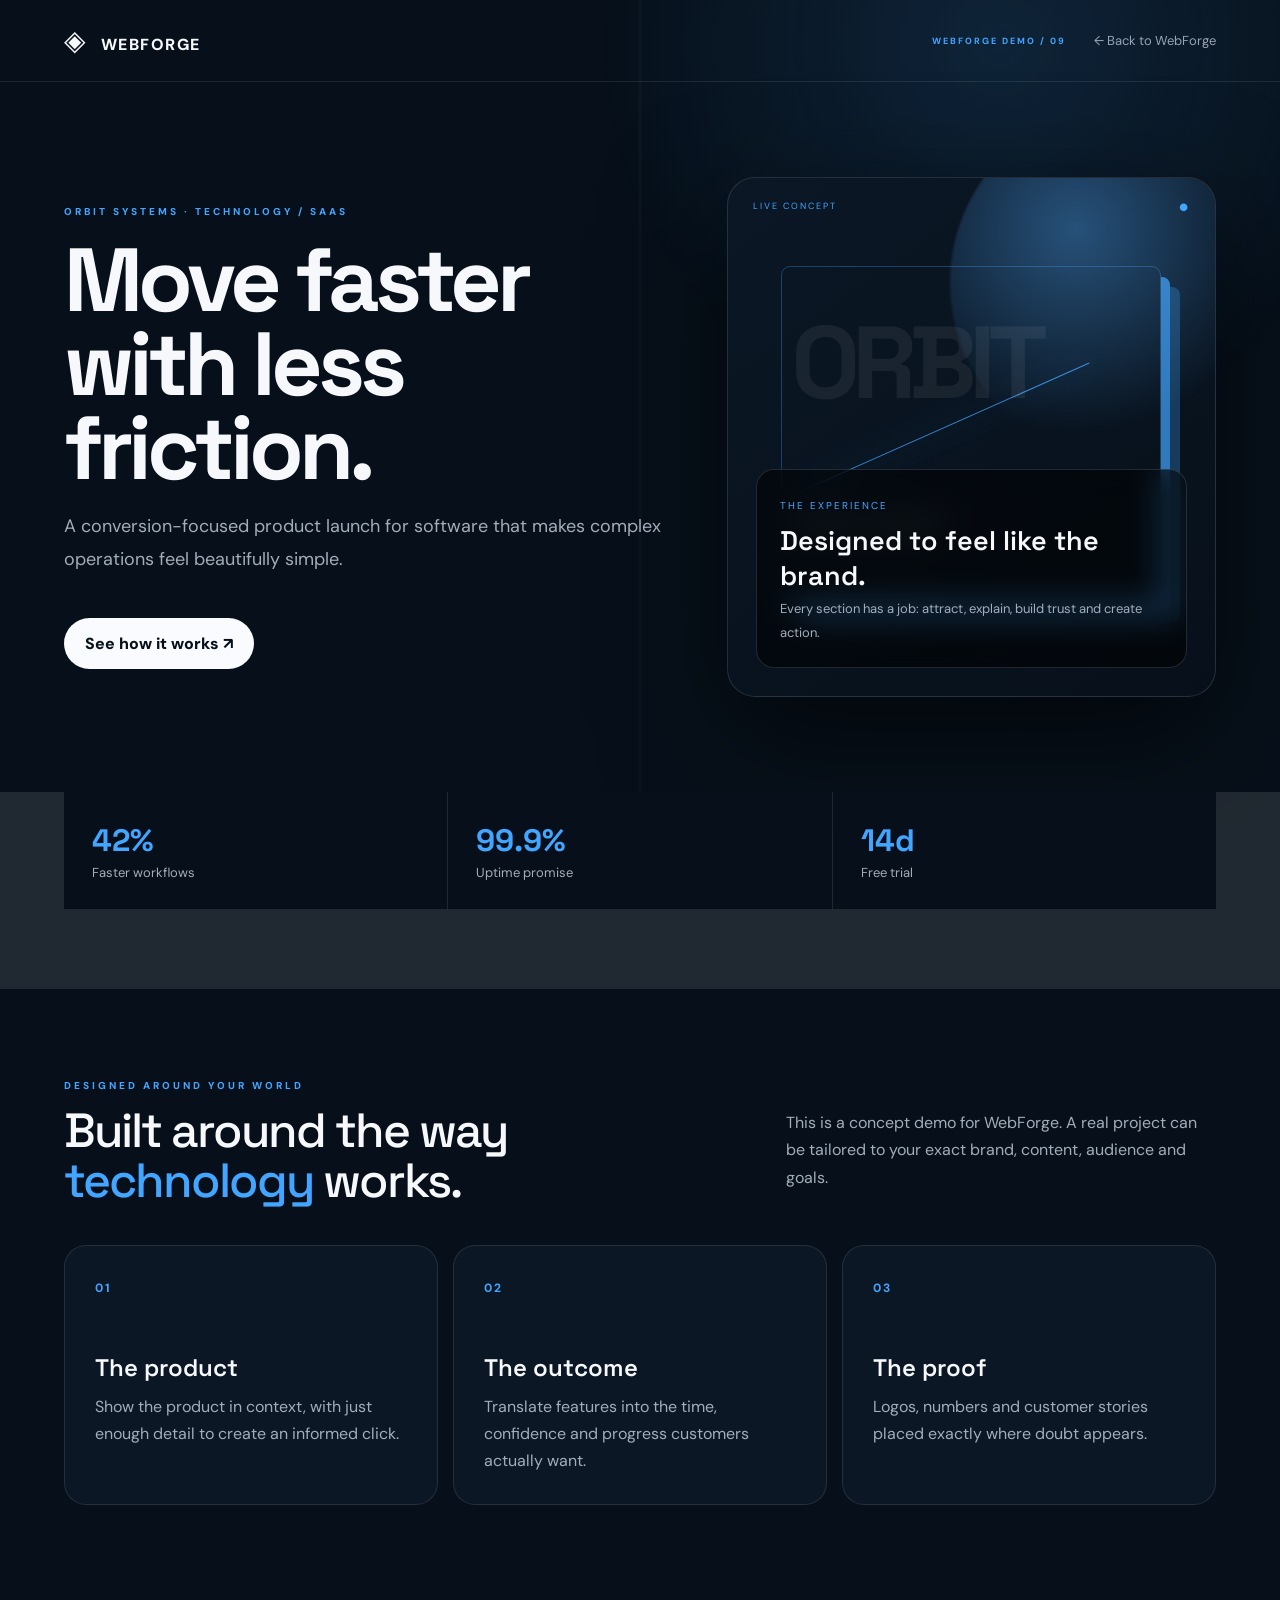
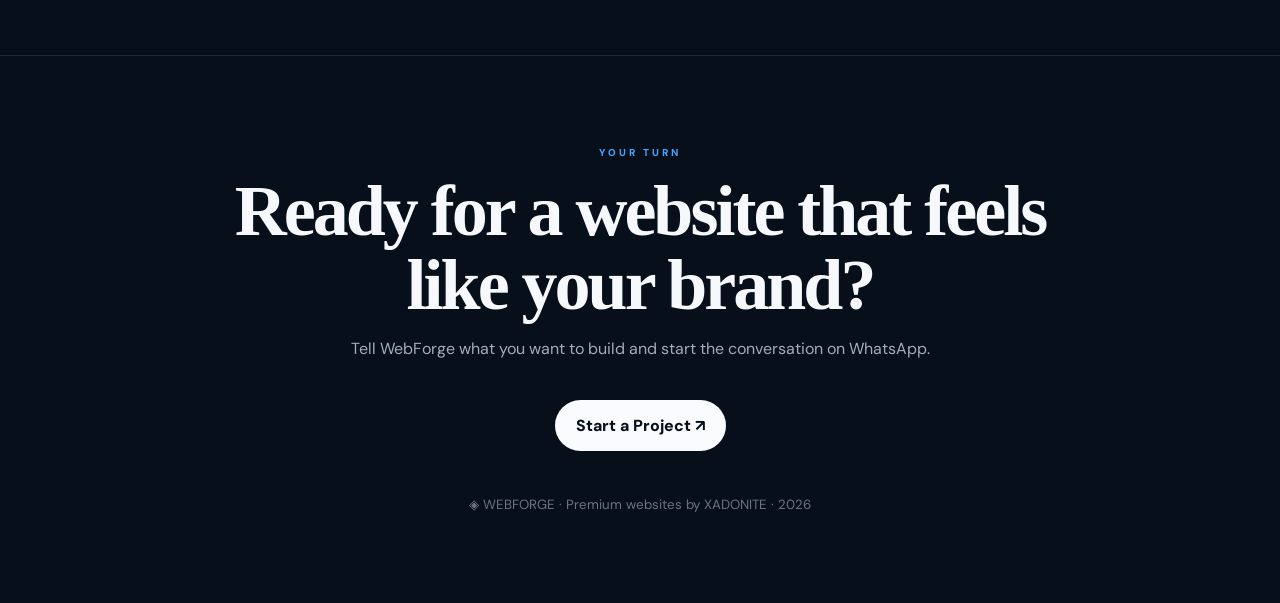
<file: demos/techdesign.html>
<!doctype html><html lang="en"><head><meta charset="utf-8"><meta name="viewport" content="width=device-width,initial-scale=1"><meta name="description" content="Orbit Systems — A conversion-focused product launch for software that makes complex operations feel beautifully simple."><meta name="theme-color" content="#07101a"><title>Orbit Systems — WebForge Demo</title><link rel="preconnect" href="https://fonts.googleapis.com"><link rel="preconnect" href="https://fonts.gstatic.com" crossorigin><link href="https://fonts.googleapis.com/css2?family=DM+Sans:wght@400;500;600;700&family=Space+Grotesk:wght@500;600;700&display=swap" rel="stylesheet"><link rel="stylesheet" href="demo.css"></head><body class="tech" style="--accent:#42a5ff;--bg:#07101a;--panel:#0b1725"><div class="page"><header class="nav"><a class="brand" href="../"><b>◈</b> WEBFORGE</a><div class="navRight"><span class="demoLabel">WEBFORGE DEMO / 09</span><a class="back" href="../">← Back to WebForge</a></div></header><main><section class="hero"><div class="heroCopy"><div class="tag">ORBIT SYSTEMS · TECHNOLOGY / SAAS</div><h1>Move faster with less friction.</h1><p>A conversion-focused product launch for software that makes complex operations feel beautifully simple.</p><a class="cta" href="https://wa.me/2349123429926?text=Hello%20WebForge%2C%20I%20want%20a%20Technology%20SaaS%20website.">See how it works ↗</a></div><div class="visual"><div class="visualTop"><span>LIVE CONCEPT</span><b>●</b></div><div class="art art-tech"><span class="artIndex">ORBIT</span><span class="artCircle"></span><span class="artLine"></span><span class="artCaption">A distinct visual direction<br>for a distinct audience.</span></div><div class="mini"><span>THE EXPERIENCE</span><h3>Designed to feel like the brand.</h3><p>Every section has a job: attract, explain, build trust and create action.</p></div></div></section><section class="stats"><div class="stat"><b>42%</b><span>Faster workflows</span></div><div class="stat"><b>99.9%</b><span>Uptime promise</span></div><div class="stat"><b>14d</b><span>Free trial</span></div></section><section class="features"><div class="featuresHead"><div><div class="tag">DESIGNED AROUND YOUR WORLD</div><h2>Built around the way <em>technology</em> works.</h2></div><p>This is a concept demo for WebForge. A real project can be tailored to your exact brand, content, audience and goals.</p></div><div class="cards"><article class="card"><b>01</b><h3>The product</h3><p>Show the product in context, with just enough detail to create an informed click.</p></article><article class="card"><b>02</b><h3>The outcome</h3><p>Translate features into the time, confidence and progress customers actually want.</p></article><article class="card"><b>03</b><h3>The proof</h3><p>Logos, numbers and customer stories placed exactly where doubt appears.</p></article></div></section><section class="footerCta"><div class="tag">YOUR TURN</div><h2>Ready for a website that feels like your brand?</h2><p>Tell WebForge what you want to build and start the conversation on WhatsApp.</p><a class="cta" href="https://wa.me/2349123429926?text=Hello%20WebForge%2C%20I%20want%20to%20start%20a%20project.">Start a Project ↗</a><small>◈ WEBFORGE · Premium websites by XADONITE · 2026</small></section></main></div></body></html>
</file>
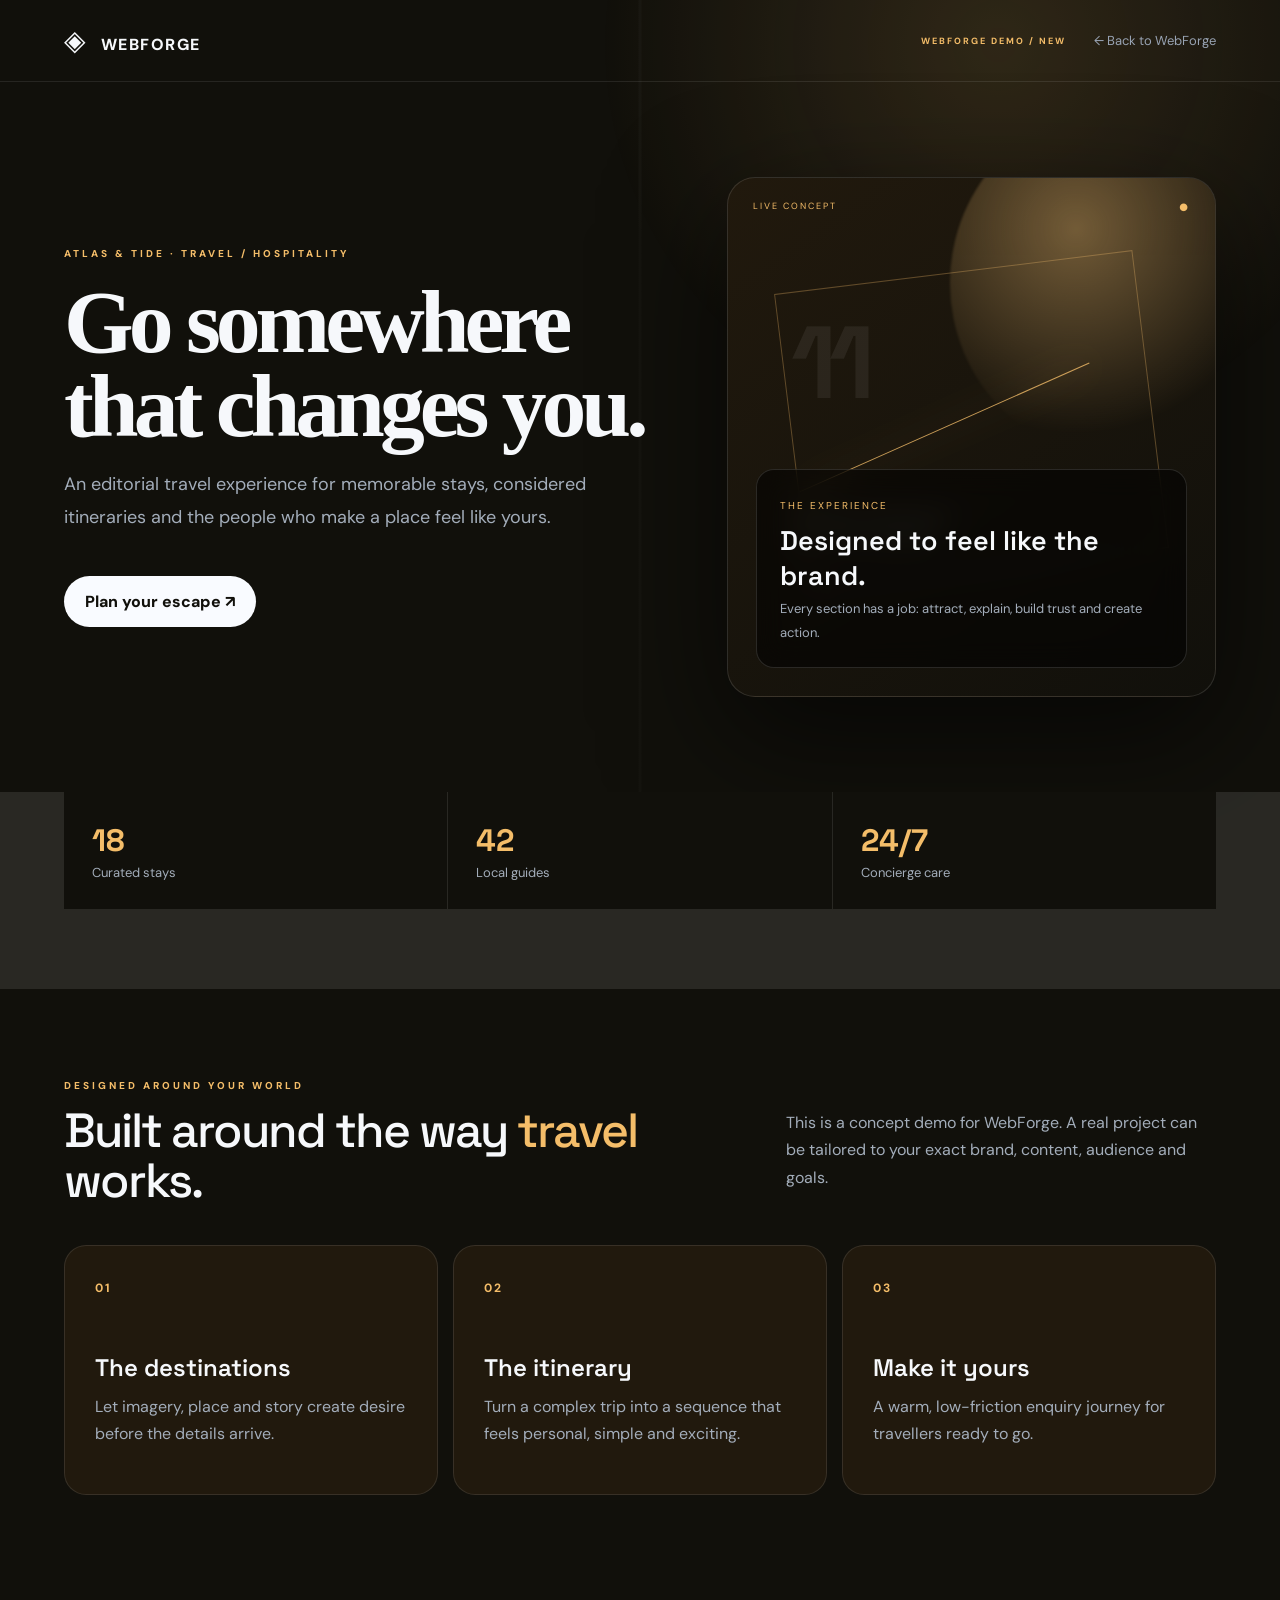
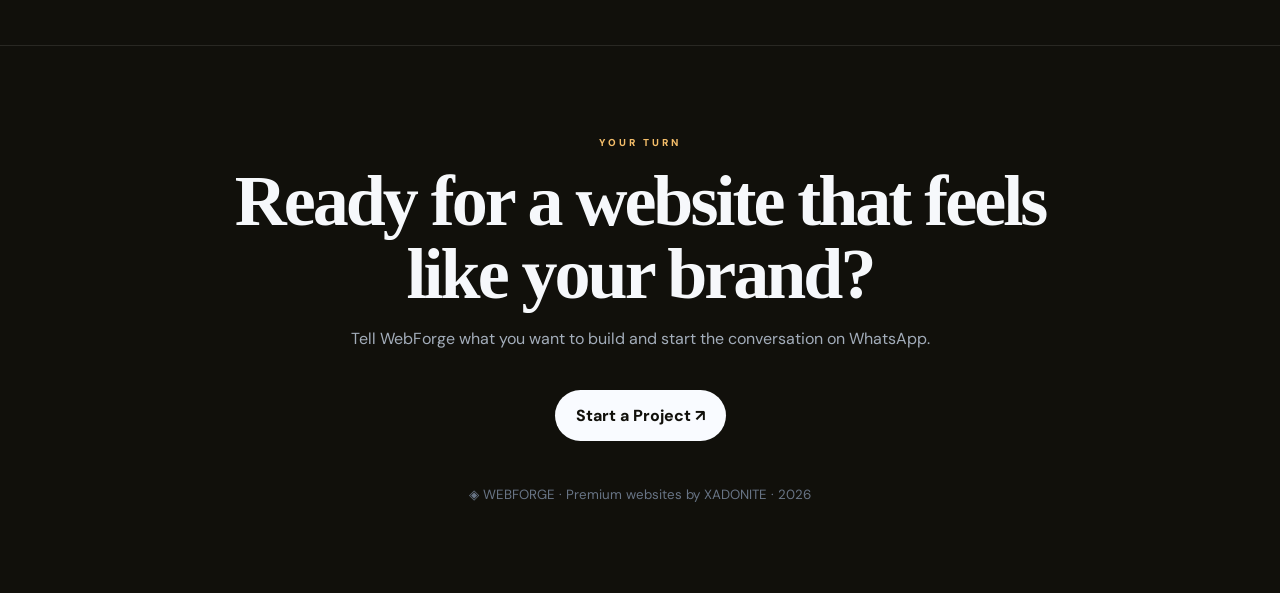
<file: demos/travel.html>
<!doctype html><html lang="en"><head><meta charset="utf-8"><meta name="viewport" content="width=device-width,initial-scale=1"><meta name="description" content="Atlas & Tide — An editorial travel experience for memorable stays, considered itineraries and the people who make a place feel like yours."><meta name="theme-color" content="#11100b"><title>Atlas & Tide — WebForge Demo</title><link rel="preconnect" href="https://fonts.googleapis.com"><link rel="preconnect" href="https://fonts.gstatic.com" crossorigin><link href="https://fonts.googleapis.com/css2?family=DM+Sans:wght@400;500;600;700&family=Space+Grotesk:wght@500;600;700&display=swap" rel="stylesheet"><link rel="stylesheet" href="demo.css"></head><body class="travel" style="--accent:#f4bd69;--bg:#11100b;--panel:#21190d"><div class="page"><header class="nav"><a class="brand" href="../"><b>◈</b> WEBFORGE</a><div class="navRight"><span class="demoLabel">WEBFORGE DEMO / NEW</span><a class="back" href="../">← Back to WebForge</a></div></header><main><section class="hero"><div class="heroCopy"><div class="tag">ATLAS & TIDE · TRAVEL / HOSPITALITY</div><h1>Go somewhere that changes you.</h1><p>An editorial travel experience for memorable stays, considered itineraries and the people who make a place feel like yours.</p><a class="cta" href="https://wa.me/2349123429926?text=Hello%20WebForge%2C%20I%20want%20a%20Travel%20hospitality%20website.">Plan your escape ↗</a></div><div class="visual"><div class="visualTop"><span>LIVE CONCEPT</span><b>●</b></div><div class="art art-travel"><span class="artIndex">11</span><span class="artCircle"></span><span class="artLine"></span><span class="artCaption">A distinct visual direction<br>for a distinct audience.</span></div><div class="mini"><span>THE EXPERIENCE</span><h3>Designed to feel like the brand.</h3><p>Every section has a job: attract, explain, build trust and create action.</p></div></div></section><section class="stats"><div class="stat"><b>18</b><span>Curated stays</span></div><div class="stat"><b>42</b><span>Local guides</span></div><div class="stat"><b>24/7</b><span>Concierge care</span></div></section><section class="features"><div class="featuresHead"><div><div class="tag">DESIGNED AROUND YOUR WORLD</div><h2>Built around the way <em>travel</em> works.</h2></div><p>This is a concept demo for WebForge. A real project can be tailored to your exact brand, content, audience and goals.</p></div><div class="cards"><article class="card"><b>01</b><h3>The destinations</h3><p>Let imagery, place and story create desire before the details arrive.</p></article><article class="card"><b>02</b><h3>The itinerary</h3><p>Turn a complex trip into a sequence that feels personal, simple and exciting.</p></article><article class="card"><b>03</b><h3>Make it yours</h3><p>A warm, low-friction enquiry journey for travellers ready to go.</p></article></div></section><section class="footerCta"><div class="tag">YOUR TURN</div><h2>Ready for a website that feels like your brand?</h2><p>Tell WebForge what you want to build and start the conversation on WhatsApp.</p><a class="cta" href="https://wa.me/2349123429926?text=Hello%20WebForge%2C%20I%20want%20to%20start%20a%20project.">Start a Project ↗</a><small>◈ WEBFORGE · Premium websites by XADONITE · 2026</small></section></main></div></body></html>
</file>
<file: style.css>
@import url('https://fonts.googleapis.com/css2?family=DM+Sans:wght@400;500;600;700&family=Space+Grotesk:wght@500;600;700&display=swap');
:root{--bg:#07090d;--panel:#0c1119;--line:#1b2634;--text:#f7f9fc;--muted:#91a0b3;--a:#8a78ff;--cyan:#51d9ff;--ease:cubic-bezier(.23,1,.32,1)}
*{box-sizing:border-box}html{scroll-behavior:smooth}body{margin:0;background:var(--bg);color:var(--text);font-family:"DM Sans",sans-serif;overflow-x:hidden}body:before{content:"";position:fixed;inset:0;pointer-events:none;background:linear-gradient(rgba(255,255,255,.018) 1px,transparent 1px),linear-gradient(90deg,rgba(255,255,255,.018) 1px,transparent 1px);background-size:80px 80px;mask-image:linear-gradient(to bottom,#000,transparent 74%);opacity:.6;z-index:-1}a{color:inherit;text-decoration:none}.nav{height:80px;position:sticky;top:0;z-index:50;background:#07090dde;backdrop-filter:blur(20px);border-bottom:1px solid var(--line);display:flex;align-items:center;justify-content:space-between;padding:0 6%}.brand{font:700 18px "Space Grotesk";letter-spacing:1.2px}.brand b{font-size:25px;margin-right:8px}.nav nav{display:flex;gap:26px;align-items:center;color:#aeb9c8;font-size:13px}.nav nav a{transition:.2s}.nav nav a:hover{color:#fff}.pill{border:1px solid #3b4657;padding:11px 17px;border-radius:99px;color:#fff!important}.pill span{color:var(--cyan)}.menu{display:none;background:none;color:#fff;border:0;font-size:24px}.hero{max-width:1400px;margin:auto;min-height:735px;padding:108px 6%;display:grid;grid-template-columns:1.06fr .94fr;gap:70px;align-items:center;position:relative}.orb{position:absolute;width:720px;height:720px;left:-270px;top:-190px;background:radial-gradient(circle,#735cff2d,transparent 65%);filter:blur(4px)}.heroCopy{position:relative;z-index:2}.eyebrow{font-size:10px;letter-spacing:2.8px;color:#8391a5;font-weight:700;margin:0 0 18px}.hero h1{font:700 clamp(50px,6.1vw,86px)/.98 "Space Grotesk";letter-spacing:-4px;margin:0 0 25px;max-width:900px}.hero h1 span,h2 span{background:linear-gradient(100deg,#fff,#9586ff 48%,#4cddff);background-clip:text;-webkit-background-clip:text;color:transparent}.lead{font-size:18px;line-height:1.75;color:var(--muted);max-width:650px}.actions{display:flex;gap:12px;margin:32px 0;flex-wrap:wrap}.btn{display:inline-flex;justify-content:center;align-items:center;gap:8px;padding:14px 20px;border:1px solid #303d4e;border-radius:12px;background:#0c121b;font-weight:700;cursor:pointer;font-family:inherit;transition:transform .2s var(--ease),border-color .2s,box-shadow .2s}.btn:hover{transform:translateY(-3px);border-color:#66768c;box-shadow:0 12px 28px #0005}.btn:active{transform:scale(.97)}.btn.primary{background:#fff;color:#080a0e;border:0}.proof{display:flex;gap:28px;flex-wrap:wrap}.proof span{display:grid;gap:2px}.proof b{font:700 21px "Space Grotesk"}.proof small{color:#687688;font-size:11px}.device{border:1px solid #2a3544;border-radius:25px;overflow:hidden;box-shadow:0 45px 120px #000b,0 0 80px #725dff14;transform:rotate(-2deg);background:#0a0e14;position:relative}.bar{height:47px;border-bottom:1px solid #222c38;display:flex;align-items:center;gap:6px;padding:0 15px;color:#586579;font-size:10px}.bar i{width:8px;height:8px;background:#313b49;border-radius:50%}.bar span{margin:auto;color:#8d9bae}.bar b{font-size:8px;letter-spacing:1px;color:#6de1bf}.screen{min-height:475px;padding:58px 43px;background:radial-gradient(circle at 80% 15%,#6d58ff35,transparent 35%),linear-gradient(145deg,#121a25,#080b10);position:relative}.screen small{letter-spacing:2px;color:#8c98aa;font-size:9px}.screenLine{height:1px;background:#ffffff19;margin:22px 0 20px}.screen h2{font:700 48px/1.04 "Space Grotesk";margin:0 0 18px;letter-spacing:-2px}.screen h2 em{font-style:normal;color:#93e9ff}.screen p{color:#8e99aa;line-height:1.7;max-width:260px}.screen button{border:0;padding:10px 14px;border-radius:8px;margin:13px 6px 0 0;background:#fff;font-weight:700}.screen button+button{background:#1a2330;color:#fff}.screenFoot{position:absolute;bottom:26px;left:43px;right:43px;display:flex;justify-content:space-between;color:#66778c;font-size:9px;letter-spacing:1px}.marquee{border-block:1px solid var(--line);display:flex;justify-content:space-around;gap:18px;flex-wrap:wrap;padding:19px 5%;color:#596677;font-size:10px;letter-spacing:2px;font-weight:700}.section{max-width:1400px;margin:auto;padding:120px 6%}.sectionHead{display:flex;justify-content:space-between;gap:40px;align-items:end;margin-bottom:48px}.section h2{font:600 clamp(38px,5vw,64px)/1.03 "Space Grotesk";letter-spacing:-2.8px;margin:0}.sectionNote{color:#7b899c;line-height:1.7;max-width:390px;margin:0}.grid3{display:grid;grid-template-columns:repeat(3,1fr);gap:14px}.grid3 article,.prices article{background:linear-gradient(145deg,#0d141d,#090e15);border:1px solid var(--line);border-radius:18px;padding:30px}.grid3 article{transition:.25s var(--ease)}.grid3 article:hover{border-color:#4b5a6d;transform:translateY(-5px);box-shadow:0 25px 60px #0007}.grid3 b{color:#677386;font-size:12px}.grid3 h3{font:600 23px "Space Grotesk";margin:35px 0 9px}.grid3 p,.demo p,.prices p,.steps p,.contact>div>p{color:var(--muted);line-height:1.65}.grid3 a,.demo strong{font-size:13px;font-weight:700}.grid3 a span{color:var(--cyan)}.dark{max-width:none;background:#070a10;border-block:1px solid var(--line)}.dark>.eyebrow,.dark>.sectionHead,.dark>.demoGrid{max-width:1400px;margin-left:auto;margin-right:auto}.dark>.eyebrow,.dark>.sectionHead,.dark>.demoGrid{padding-left:6%;padding-right:6%}.demoGrid{display:grid;grid-template-columns:repeat(3,1fr);gap:15px}.demo{min-height:320px;border:1px solid var(--line);border-radius:20px;padding:28px;display:flex;flex-direction:column;justify-content:flex-end;overflow:hidden;position:relative;background:linear-gradient(145deg,#151d29,#090b10);transition:.25s var(--ease)}.demo:hover{transform:translateY(-6px);border-color:#536174;box-shadow:0 28px 70px #0008}.demo:before{content:"";position:absolute;width:280px;height:280px;border-radius:50%;right:-80px;top:-80px;background:#725dff25;filter:blur(3px)}.demo:after{content:"↗";position:absolute;right:25px;bottom:25px;font-size:25px;color:#fff8}.demo.restaurant:before{background:#ff9f3825}.demo.school:before{background:#32c2ff24}.demo.creator:before{background:#ff5ccf25}.demo.event:before{background:#54e59b24}.demo.beauty:before{background:#ff6f9e24}.demo.realestate:before{background:#d8ad6425}.demo.fitness:before{background:#72ef9b24}.demo.tech:before{background:#42a5ff28}.demo>*{position:relative}.demo small{letter-spacing:2px;color:#7e8a9c;font-size:10px}.demo h3{font:600 30px "Space Grotesk";margin:10px 0 3px}.demo p{margin:0}.demo strong{margin-top:20px}.prices{display:grid;grid-template-columns:repeat(3,1fr);gap:15px}.prices article{display:flex;flex-direction:column;position:relative}.prices article.featured{border-color:#6756c5;box-shadow:0 20px 70px #5c46c51c}.badge{position:absolute;right:20px;top:20px;background:#7160e9;color:#fff;font-size:9px;letter-spacing:1px;padding:6px 8px;border-radius:5px}.prices small{letter-spacing:2px;color:#8591a4;font-weight:700;font-size:10px}.prices h3{font:700 39px "Space Grotesk";margin:15px 0 2px}.prices ul{list-style:none;padding:15px 0 25px;margin:0;line-height:2;color:#c1c9d5}.prices ul li:before{content:"✓";color:#8f80ff;margin-right:10px}.prices .btn{margin-top:auto}.fine{color:#657286;font-size:12px}.steps{display:grid;grid-template-columns:repeat(4,1fr);gap:14px}.steps>div{padding:25px 0;border-top:1px solid var(--line)}.steps b{color:#8a7dff}.steps h3{font:600 24px "Space Grotesk";margin-bottom:8px}.contact{max-width:1400px;margin:auto;padding:120px 6%;display:grid;grid-template-columns:1fr .85fr;gap:70px}.contact h2{font:600 clamp(40px,5vw,65px)/1.02 "Space Grotesk";letter-spacing:-2.5px;margin:0}.contactLinks{display:flex;gap:15px;flex-wrap:wrap;margin-top:30px}.contactLinks a{padding:11px 15px;border:1px solid var(--line);border-radius:10px;color:#b9c3d0}.availability{display:flex;align-items:center;gap:9px;color:#718196;font-size:12px;margin-top:34px}.availability i{width:8px;height:8px;background:#57e0ae;border-radius:50%;box-shadow:0 0 0 5px #57e0ae1c}.contact form{display:grid;gap:12px;background:#0a1018;border:1px solid var(--line);padding:25px;border-radius:18px}.formTitle{display:grid;gap:5px;margin-bottom:5px}.formTitle span{font-size:10px;letter-spacing:2px;color:#7d8a9d}.formTitle b{font:600 27px "Space Grotesk"}input,select,textarea{width:100%;background:#080d14;border:1px solid #222e3c;color:#fff;border-radius:10px;padding:14px;font:inherit;outline:none}input:focus,select:focus,textarea:focus{border-color:#6256ba;box-shadow:0 0 0 3px #6256ba18}textarea{min-height:150px;resize:vertical}form .btn{width:100%}footer{border-top:1px solid var(--line);padding:30px 6%;display:flex;justify-content:space-between;gap:20px;align-items:center;color:#667386;font-size:12px}.brand b{color:#fff}@media(max-width:900px){.hero{grid-template-columns:1fr;padding-top:75px}.device{max-width:700px;width:100%;margin:auto}.grid3,.demoGrid,.prices{grid-template-columns:repeat(2,1fr)}.steps{grid-template-columns:repeat(2,1fr)}.contact{grid-template-columns:1fr}}@media(max-width:700px){.nav{height:68px}.nav nav{display:none}.nav.open nav{display:flex;position:absolute;top:68px;left:0;right:0;background:#07090df5;padding:20px 6%;flex-direction:column;align-items:stretch;border-bottom:1px solid var(--line)}.menu{display:block}.hero{min-height:auto;padding:75px 6%}.hero h1{letter-spacing:-2.5px}.screen{padding:45px 28px}.screenFoot{left:28px;right:28px}.grid3,.demoGrid,.prices,.steps{grid-template-columns:1fr}.section{padding:85px 6%}.sectionHead{display:block}.sectionNote{margin-top:20px}.contact{padding:85px 6%;gap:40px}footer{flex-direction:column;align-items:flex-start}}
@media(prefers-reduced-motion:reduce){html{scroll-behavior:auto}*,*:before,*:after{transition:none!important}}

.filterBar{display:flex;align-items:center;gap:8px;flex-wrap:wrap;margin:-10px auto 28px;max-width:1400px;padding:0 6%}.filterLabel{font-size:9px;letter-spacing:2px;color:#667386;margin-right:7px}.filterBtn,.sliderBtn{border:1px solid #293646;background:#0c121b;color:#aeb9c8;border-radius:999px;padding:9px 13px;font:600 12px inherit;cursor:pointer;transition:.2s}.filterBtn:hover,.filterBtn.active{background:#fff;color:#090b10;border-color:#fff}.demo.is-hidden{display:none}.sliderControls{display:flex;gap:8px}.sliderBtn{width:42px;height:42px;padding:0;font-size:18px}.sliderBtn:hover{border-color:#8e80ff;color:#fff}.testimonials{border-top:1px solid var(--line)}.testimonialViewport{overflow:hidden}.testimonialTrack{display:flex;transition:transform .45s var(--ease)}.testimonial{min-width:100%;display:grid;grid-template-columns:120px 1fr 230px;gap:30px;align-items:start;padding:42px 44px;background:linear-gradient(110deg,#101727,#0b1019);border:1px solid var(--line);border-radius:22px}.quoteMark{font:700 90px/.7 Georgia;color:#8b7eff}.testimonial blockquote{font:500 clamp(24px,3vw,38px)/1.18 "Space Grotesk";letter-spacing:-1px;margin:0;max-width:780px}.person{display:flex;align-items:center;gap:12px;margin-top:8px}.avatar{width:42px;height:42px;display:grid;place-items:center;border-radius:50%;background:linear-gradient(135deg,#8b7eff,#54dfff);color:#080a0e;font:700 12px "Space Grotesk"}.person span:last-child{display:grid;gap:4px}.person b{font-size:13px}.person small{font-size:11px;color:#78869a}.sliderDots{display:flex;justify-content:center;gap:7px;margin-top:18px}.dot{width:7px;height:7px;padding:0;border:0;border-radius:50%;background:#354154;cursor:pointer}.dot.active{width:24px;border-radius:8px;background:#8e80ff}@media(max-width:800px){.testimonial{grid-template-columns:1fr;gap:12px;padding:30px}.quoteMark{font-size:64px}.person{margin-top:12px}.filterBar{padding:0 0}}
</file>
<file: demos/demo.css>
@import url('https://fonts.googleapis.com/css2?family=DM+Sans:wght@400;500;600;700&family=Space+Grotesk:wght@500;600;700&display=swap');
*{box-sizing:border-box}html{scroll-behavior:smooth}body{margin:0;background:var(--bg);color:var(--ink,#f6f8fb);font-family:"DM Sans",system-ui,sans-serif;overflow-x:hidden}body:before{content:"";position:fixed;inset:0;pointer-events:none;background:radial-gradient(circle at 78% 5%,color-mix(in srgb,var(--accent) 17%,transparent),transparent 31%),linear-gradient(90deg,transparent 49.8%,rgba(255,255,255,.035) 50%,transparent 50.2%);opacity:.8;z-index:-1}a{text-decoration:none;color:inherit}.page{min-height:100vh}.nav{height:82px;max-width:1280px;margin:auto;padding:0 5%;display:flex;align-items:center;justify-content:space-between;border-bottom:1px solid rgba(255,255,255,.09);position:relative;z-index:5}.brand{font-weight:800;letter-spacing:1.5px}.brand b{font-size:28px;margin-right:8px}.navRight{display:flex;align-items:center;gap:28px}.demoLabel{font-size:9px;letter-spacing:2px;color:var(--accent);font-weight:700}.back{color:var(--muted,#98a3b3);font-size:13px}.back:hover{color:var(--ink)}.hero{max-width:1280px;margin:auto;min-height:710px;padding:80px 5%;display:grid;grid-template-columns:1.1fr .9fr;gap:65px;align-items:center;position:relative}.heroCopy{position:relative;z-index:1}.tag{font-size:10px;letter-spacing:3px;color:var(--accent);font-weight:800}.hero h1{font-family:Georgia,serif;font-size:clamp(54px,7vw,94px);line-height:.94;letter-spacing:-5px;max-width:900px;margin:20px 0}.business .hero h1,.school .hero h1,.tech .hero h1{font-family:"Space Grotesk",sans-serif;font-weight:700;letter-spacing:-5px}.creator .hero h1{font-style:italic}.event .hero h1,.fitness .hero h1{font-family:"Arial Black",Impact,sans-serif;text-transform:uppercase;letter-spacing:-2px}.beauty .hero h1{font-style:italic;font-weight:400}.hero p{font-size:18px;line-height:1.8;color:var(--muted,#a3adba);max-width:610px}.cta{display:inline-flex;margin-top:25px;padding:15px 21px;border-radius:999px;background:var(--ink,#f9fbff);color:var(--bg);font-weight:800;transition:.22s cubic-bezier(.23,1,.32,1)}.cta:hover{transform:translateY(-3px);box-shadow:0 15px 45px color-mix(in srgb,var(--accent) 30%,transparent)}.visual{min-height:520px;border:1px solid rgba(255,255,255,.12);border-radius:28px;position:relative;overflow:hidden;background:linear-gradient(145deg,var(--panel),var(--bg));box-shadow:0 40px 120px #0009}.visualTop{position:absolute;top:22px;left:25px;right:25px;display:flex;justify-content:space-between;font-size:9px;letter-spacing:2px;color:var(--accent);z-index:3}.visualTop b{font-size:10px}.art{position:absolute;inset:0;overflow:hidden}.art:before{content:"";position:absolute;inset:18% 13% 24%;border:1px solid color-mix(in srgb,var(--accent) 45%,transparent);transform:rotate(-7deg);opacity:.7}.artCircle{position:absolute;width:360px;height:360px;right:-95px;top:-75px;border-radius:50%;background:radial-gradient(circle at 35% 35%,color-mix(in srgb,var(--accent) 90%,white),transparent 62%);opacity:.4;filter:blur(1px)}.artLine{position:absolute;width:65%;height:1px;left:12%;top:48%;background:var(--accent);box-shadow:0 0 35px var(--accent);transform:rotate(-24deg);opacity:.8}.artIndex{position:absolute;left:13%;top:23%;font:700 clamp(52px,8vw,110px) "Space Grotesk";letter-spacing:-8px;color:#fff1;z-index:1}.artCaption{position:absolute;left:14%;bottom:29%;font-size:11px;line-height:1.8;letter-spacing:1px;color:#d9e0e8aa}.art-restaurant:before{border-radius:50%;transform:rotate(0);inset:12% 9% 17%}.art-restaurant .artLine{top:41%;transform:rotate(0)}.art-school:before{inset:15% 15% 17%;transform:rotate(0);border-style:dashed}.art-school .artCircle{border-radius:24px;transform:rotate(45deg);width:240px;height:240px}.art-business:before{inset:24% 12% 27%;transform:skewY(-18deg)}.art-creator:before{inset:10% 25% 20%;border-radius:50%;border-style:dotted;transform:rotate(12deg)}.art-event:before{inset:0 30% 0 8%;transform:skewX(-18deg);border-width:3px}.art-beauty:before{border-radius:50% 50% 0 0;inset:12% 19% 15%;border-width:2px}.art-realestate:before{inset:12% 18% 12%;transform:skewY(12deg)}.art-fitness:before{inset:18% 8% 21%;transform:rotate(45deg);border-width:3px}.art-tech:before{inset:17% 11% 18%;border-radius:9px;box-shadow:10px 10px 0 -1px var(--accent),20px 20px 0 -1px color-mix(in srgb,var(--accent) 40%,transparent);transform:rotate(0)}.mini{position:absolute;left:28px;right:28px;bottom:28px;padding:23px;border:1px solid rgba(255,255,255,.13);background:#0008;backdrop-filter:blur(14px);border-radius:18px;z-index:4}.mini span{font-size:10px;letter-spacing:2px;color:var(--accent)}.mini h3{font:600 27px "Space Grotesk";margin:9px 0 4px}.mini p{font-size:13px;margin:0;color:var(--muted,#a3adba)}.stats{max-width:1280px;margin:auto;padding:0 5% 80px;display:grid;grid-template-columns:repeat(3,1fr);gap:1px;background:rgba(255,255,255,.1);position:relative;z-index:1}.stat{background:var(--bg);padding:28px}.stat b{font:700 31px "Space Grotesk";color:var(--accent)}.stat span{display:block;color:var(--muted,#a3adba);font-size:13px;margin-top:4px}.features{max-width:1280px;margin:auto;padding:90px 5%;position:relative;z-index:1}.featuresHead{display:flex;justify-content:space-between;gap:25px;align-items:end;margin-bottom:38px}.featuresHead h2{font:500 48px/1.05 "Space Grotesk";letter-spacing:-2px;margin:14px 0 0;max-width:700px}.featuresHead h2 em{color:var(--accent);font-style:normal}.featuresHead>p{max-width:430px;color:var(--muted,#a3adba);line-height:1.7}.cards{display:grid;grid-template-columns:repeat(3,1fr);gap:15px}.card{min-height:250px;padding:30px;border:1px solid rgba(255,255,255,.1);background:var(--panel);border-radius:22px;transition:.25s}.card:hover{transform:translateY(-6px);border-color:color-mix(in srgb,var(--accent) 55%,transparent)}.card b{color:var(--accent);font-size:12px;letter-spacing:2px}.card h3{font:600 24px "Space Grotesk";margin:55px 0 10px}.card p{color:var(--muted,#a3adba);line-height:1.7;margin:0}.footerCta{max-width:1280px;margin:60px auto 0;padding:90px 5%;border-top:1px solid rgba(255,255,255,.1);text-align:center;position:relative;z-index:1}.footerCta h2{font-family:Georgia,serif;font-size:clamp(40px,6vw,72px);line-height:1.02;letter-spacing:-3px;max-width:850px;margin:16px auto}.footerCta p{color:var(--muted,#a3adba)}.footerCta small{display:block;color:#687485;margin-top:45px}@media(max-width:850px){.hero{grid-template-columns:1fr;padding-top:60px}.visual{min-height:430px}.cards{grid-template-columns:1fr}.stats{grid-template-columns:1fr}.featuresHead{display:block}.featuresHead>p{margin-top:18px}.featuresHead h2{font-size:40px}}@media(max-width:600px){.nav{height:68px}.navRight{gap:12px}.demoLabel{display:none}.hero h1{font-size:54px;letter-spacing:-3px}.hero{min-height:auto;padding-bottom:70px}.visual{min-height:390px}.features,.footerCta{padding-top:65px;padding-bottom:65px}.mini{left:18px;right:18px;bottom:18px}.artCaption{left:10%}}
@media(prefers-reduced-motion:reduce){html{scroll-behavior:auto}*{transition:none!important}}
</file>
